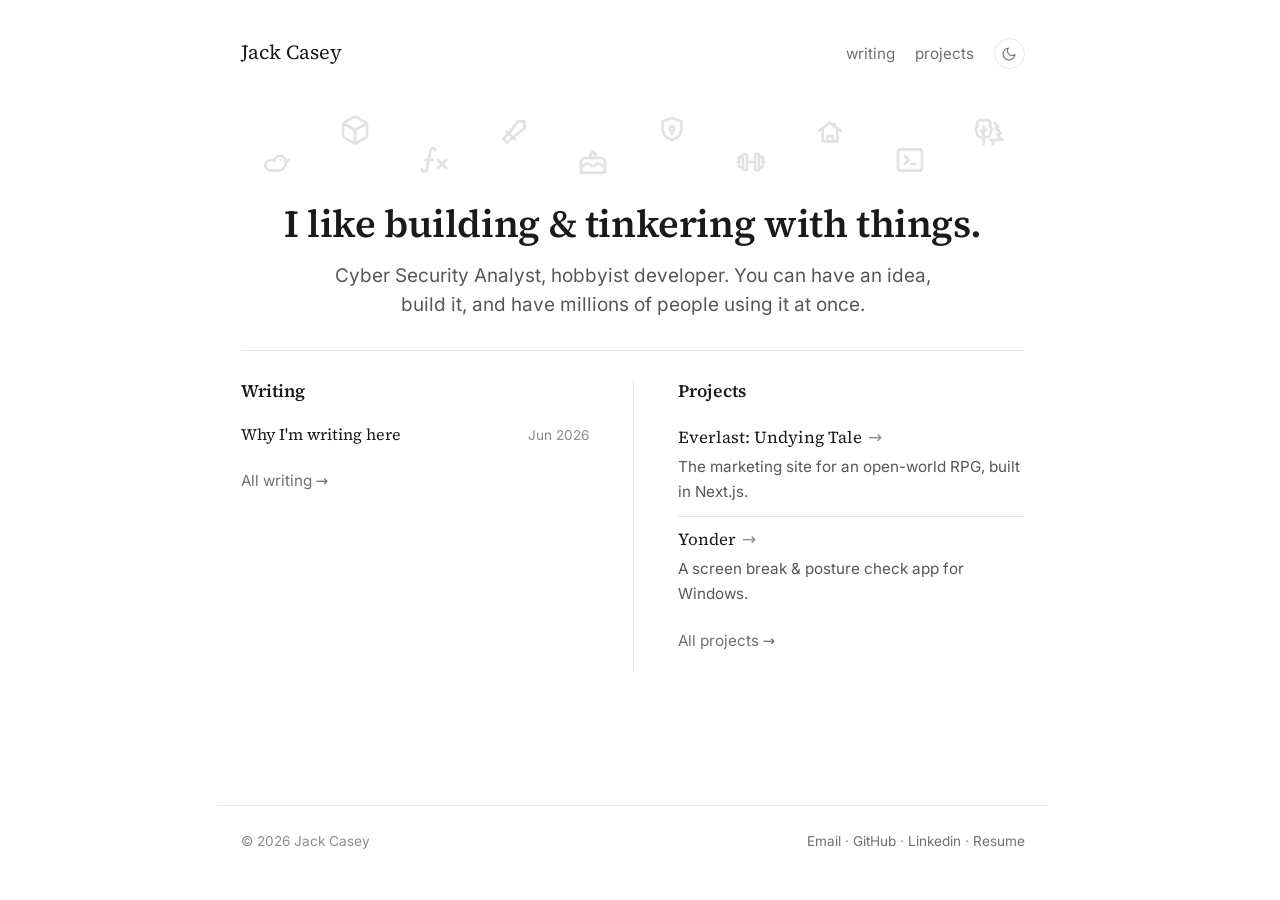
<file: index.html>
<!doctype html>
<html lang="en">
<head>
  <meta charset="utf-8">
  <meta name="viewport" content="width=device-width, initial-scale=1">
  <title>Jack Casey - security analyst and builder</title>
  <meta name="description" content="I'm Jack, a cyber security analyst who likes building and tinkering with things. You'll find my writing and projects here.">
  <link rel="canonical" href="https://jmtc.dev/">
  <meta name="author" content="Jack Casey">
  <meta name="theme-color" content="#faf8f3" media="(prefers-color-scheme: light)">
  <meta name="theme-color" content="#121212" media="(prefers-color-scheme: dark)">
  <meta property="og:type" content="website">
  <meta property="og:site_name" content="Jack Casey">
  <meta property="og:title" content="Jack Casey, security analyst and builder">
  <meta property="og:description" content="I'm Jack, a cyber security analyst who likes building and tinkering with things. You'll find my writing and projects here.">
  <meta property="og:url" content="https://jmtc.dev/">
  <meta property="og:image" content="https://jmtc.dev/assets/og.png">
  <meta property="og:image:width" content="1200">
  <meta property="og:image:height" content="630">
  <meta property="og:image:alt" content="Jack Casey's site, jmtc.dev">
  <meta name="twitter:card" content="summary_large_image">
  <link rel="icon" href="/assets/favicon.svg" type="image/svg+xml">
  <link rel="preload" href="/assets/fonts/source-serif-4-var.woff2" as="font" type="font/woff2" crossorigin>
  <link rel="preload" href="/assets/fonts/inter-var.woff2" as="font" type="font/woff2" crossorigin>
  <link rel="stylesheet" href="/assets/style.css">
  <script src="/assets/theme.js"></script>
  <script type="application/ld+json">
  {
    "@context": "https://schema.org",
    "@type": "Person",
    "name": "Jack Casey",
    "url": "https://jmtc.dev/",
    "jobTitle": "Security Analyst",
    "sameAs": [
      "https://github.com/JMTC-dev",
      "https://www.linkedin.com/in/jmtcasey"
    ]
  }
  </script>
</head>
<body>
  <a class="skip-link" href="#main">Skip to content</a>

  <header class="site-header wrap">
    <a class="brand" href="/">Jack Casey<svg class="squiggle" viewBox="0 0 60 6" fill="none" stroke="currentColor" stroke-width="1.6" stroke-linecap="round" preserveAspectRatio="none" aria-hidden="true"><path pathLength="1" d="M2 4.5 Q 10 2 22 4 T 40 3.5 T 58 4.5"/></svg></a>
    <nav class="site-nav" aria-label="Primary">
      <a href="/writing/">Writing<svg class="squiggle" viewBox="0 0 60 6" fill="none" stroke="currentColor" stroke-width="1.6" stroke-linecap="round" preserveAspectRatio="none" aria-hidden="true"><path pathLength="1" d="M2 4.5 Q 12 1.5 24 3.5 T 44 3 T 58 4"/></svg></a>
      <a href="/projects/">Projects<svg class="squiggle" viewBox="0 0 60 6" fill="none" stroke="currentColor" stroke-width="1.6" stroke-linecap="round" preserveAspectRatio="none" aria-hidden="true"><path pathLength="1" d="M2 4 Q 14 1.5 26 4 T 46 3 T 58 4.5"/></svg></a>
      <button class="theme-toggle" type="button" data-theme-toggle aria-label="Toggle dark mode" aria-pressed="false">
        <svg class="icon icon-moon" viewBox="0 0 24 24" fill="none" stroke="currentColor" stroke-width="1.6" stroke-linecap="round" stroke-linejoin="round" aria-hidden="true"><path d="M21 12.8A9 9 0 1 1 11.2 3a7 7 0 0 0 9.8 9.8z"/></svg>
        <svg class="icon icon-sun" viewBox="0 0 24 24" fill="none" stroke="currentColor" stroke-width="1.6" stroke-linecap="round" stroke-linejoin="round" aria-hidden="true"><circle cx="12" cy="12" r="4"/><path d="M12 2v2M12 20v2M4.9 4.9l1.4 1.4M17.7 17.7l1.4 1.4M2 12h2M20 12h2M4.9 19.1l1.4-1.4M17.7 6.3l1.4-1.4"/></svg>
      </button>
    </nav>
  </header>

  <main class="wrap fade-in" id="main">
    <section class="intro">
      <div class="doodles" aria-hidden="true">
        <span class="doodle d-cube p1"><svg viewBox="0 0 24 24" fill="none" stroke="currentColor" stroke-width="2" stroke-linecap="round" stroke-linejoin="round"><path pathLength="1" d="M21 16.008v-8.018a1.98 1.98 0 0 0 -1 -1.717l-7 -4.008a2.016 2.016 0 0 0 -2 0l-7 4.008c-.619 .355 -1 1.01 -1 1.718v8.018c0 .709 .381 1.363 1 1.717l7 4.008a2.016 2.016 0 0 0 2 0l7 -4.008c.619 -.355 1 -1.01 1 -1.718z"/><path pathLength="1" d="M12 22v-10"/><path pathLength="1" d="M12 12l8.73 -5.04"/><path pathLength="1" d="M3.27 6.96l8.73 5.04"/></svg></span>
        <span class="doodle d-sword p2"><svg viewBox="0 0 24 24" fill="none" stroke="currentColor" stroke-width="2" stroke-linecap="round" stroke-linejoin="round"><path pathLength="1" d="M20 4v5l-9 7l-4 4l-3 -3l4 -4l7 -9z"/><path pathLength="1" d="M6.5 11.5l6 6"/></svg></span>
        <span class="doodle d-math p3"><svg viewBox="0 0 24 24" fill="none" stroke="currentColor" stroke-width="2" stroke-linecap="round" stroke-linejoin="round"><path pathLength="1" d="M3 19a2 2 0 0 0 2 2c2 0 2 -4 3 -9s1 -9 3 -9a2 2 0 0 1 2 2"/><path pathLength="1" d="M5 12h6"/><path pathLength="1" d="M15 12l6 6"/><path pathLength="1" d="M15 18l6 -6"/></svg></span>
        <span class="doodle d-terminal p4"><svg viewBox="0 0 24 24" fill="none" stroke="currentColor" stroke-width="2" stroke-linecap="round" stroke-linejoin="round"><path pathLength="1" d="M8 9l3 3l-3 3"/><path pathLength="1" d="M13 15l3 0"/><path pathLength="1" d="M3 4m0 2a2 2 0 0 1 2 -2h14a2 2 0 0 1 2 2v12a2 2 0 0 1 -2 2h-14a2 2 0 0 1 -2 -2z"/></svg></span>
        <span class="doodle d-trees p5"><svg viewBox="0 0 24 24" fill="none" stroke="currentColor" stroke-width="2" stroke-linecap="round" stroke-linejoin="round"><path pathLength="1" d="M16 5l3 3l-2 1l4 4l-3 1l4 4h-9"/><path pathLength="1" d="M15 21l0 -3"/><path pathLength="1" d="M8 13l-2 -2"/><path pathLength="1" d="M8 12l2 -2"/><path pathLength="1" d="M8 21v-13"/><path pathLength="1" d="M5.824 16a3 3 0 0 1 -2.743 -3.69a3 3 0 0 1 .304 -4.833a3 3 0 0 1 4.615 -3.707a3 3 0 0 1 4.614 3.707a3 3 0 0 1 .305 4.833a3 3 0 0 1 -2.919 3.695h-4z"/></svg></span>
        <span class="doodle d-duck p6"><svg viewBox="0 0 24 24" fill="none" stroke="currentColor" stroke-width="2" stroke-linecap="round" stroke-linejoin="round"><path pathLength="1" d="M4 14.8 C4 12.3 6 10.5 8.5 10.5 C9.4 10.5 10.2 10.8 10.9 11.3 C11.1 8.8 13.2 7 15.6 7.4 C17.4 7.7 18.7 9.2 18.8 11 L22 10.7 L19.4 12.6 C19.3 15.9 16.7 18.5 13.4 18.5 H9 C6.2 18.5 4 16.8 4 14.8 Z"/><circle cx="15.6" cy="10.4" r="0.8" fill="currentColor" stroke="none"/></svg></span>
        <span class="doodle d-shield p7"><svg viewBox="0 0 24 24" fill="none" stroke="currentColor" stroke-width="2" stroke-linecap="round" stroke-linejoin="round"><path pathLength="1" d="M12 3l7 2.5v5.5c0 4.3 -3 7.4 -7 8.5c-4 -1.1 -7 -4.2 -7 -8.5v-5.5z"/><circle pathLength="1" cx="12" cy="11" r="1.5"/><path pathLength="1" d="M12 12.5v2.5"/></svg></span>
        <span class="doodle d-barbell p8"><svg viewBox="0 0 24 24" fill="none" stroke="currentColor" stroke-width="2" stroke-linecap="round" stroke-linejoin="round"><path pathLength="1" d="M2 12h1"/><path pathLength="1" d="M6 8h-2a1 1 0 0 0 -1 1v6a1 1 0 0 0 1 1h2"/><path pathLength="1" d="M6 7v10a1 1 0 0 0 1 1h1a1 1 0 0 0 1 -1v-10a1 1 0 0 0 -1 -1h-1a1 1 0 0 0 -1 1"/><path pathLength="1" d="M9 12h6"/><path pathLength="1" d="M15 7v10a1 1 0 0 0 1 1h1a1 1 0 0 0 1 -1v-10a1 1 0 0 0 -1 -1h-1a1 1 0 0 0 -1 1"/><path pathLength="1" d="M18 8h2a1 1 0 0 1 1 1v6a1 1 0 0 1 -1 1h-2"/><path pathLength="1" d="M22 12h-1"/></svg></span>
        <span class="doodle d-cabin p9"><svg viewBox="0 0 24 24" fill="none" stroke="currentColor" stroke-width="2" stroke-linecap="round" stroke-linejoin="round"><path pathLength="1" d="M4 11l8 -6l8 6"/><path pathLength="1" d="M6.5 9.5v9.5h11v-9.5"/><path pathLength="1" d="M15.5 5.8v2.2"/><path pathLength="1" d="M10 19v-4h4v4"/></svg></span>
        <span class="doodle d-cake p10"><svg viewBox="0 0 24 24" fill="none" stroke="currentColor" stroke-width="2" stroke-linecap="round" stroke-linejoin="round"><path pathLength="1" d="M3 20h18v-8a3 3 0 0 0 -3 -3h-12a3 3 0 0 0 -3 3v8"/><path pathLength="1" d="M3 14.803c.312 .135 .654 .204 1 .197a2.4 2.4 0 0 0 2 -1a2.4 2.4 0 0 1 2 -1a2.4 2.4 0 0 1 2 1a2.4 2.4 0 0 0 2 1a2.4 2.4 0 0 0 2 -1a2.4 2.4 0 0 1 2 -1a2.4 2.4 0 0 1 2 1a2.4 2.4 0 0 0 2 1c.35 .007 .692 -.062 1 -.197"/><path pathLength="1" d="M12 4l1.465 1.638a2 2 0 1 1 -3.015 .099l1.55 -1.737"/></svg></span>
      </div>
      <h1>I like building & tinkering with things.</h1>
      <p class="lede">Cyber Security Analyst, hobbyist developer. You can have an idea, build it, and have millions of people using it at once.</p>
    </section>

    <div class="pillars">
      <section id="writing" class="pillar">
        <h2>Writing</h2>
        <ul class="post-list compact">
          <li><a href="/writing/welcome.html">Why I'm writing here</a><span class="date swap"><span class="swap-a">Jun 2026</span><span class="swap-b">2 min read</span></span></li>
        </ul>
        <p class="more-link"><a href="/writing/">All writing →</a></p>
      </section>

      <section id="projects" class="pillar">
        <h2>Projects</h2>
        <ul class="project-list">
          <li>
            <a class="project-link" href="/projects/everlast.html">
              <span class="project-row"><span class="project-name">Everlast: Undying Tale</span><span class="project-arrow" aria-hidden="true">→</span></span>
              <span class="project-blurb">The marketing site for an open-world RPG, built in Next.js.</span>
            </a>
          </li>
          <li>
            <a class="project-link" href="/projects/yonder.html">
              <span class="project-row"><span class="project-name">Yonder</span><span class="project-arrow" aria-hidden="true">→</span></span>
              <span class="project-blurb">A screen break & posture check app for Windows.</span>
            </a>
          </li>
        </ul>
        <p class="more-link"><a href="/projects/">All projects →</a></p>
      </section>
    </div>
  </main>

  <footer class="site-footer wrap" id="contact">
    <span class="cpy">© 2026 Jack Casey</span>
    <span class="footer-links">
      <a href="mailto:jmtcasey@gmail.com">Email<svg class="squiggle" viewBox="0 0 60 6" fill="none" stroke="currentColor" stroke-width="1.4" stroke-linecap="round" preserveAspectRatio="none" aria-hidden="true"><path pathLength="1" d="M2 4.5 Q 12 1.5 24 3.5 T 44 3 T 58 4"/></svg></a> ·
      <a href="https://github.com/JMTC-dev">GitHub<svg class="squiggle" viewBox="0 0 60 6" fill="none" stroke="currentColor" stroke-width="1.4" stroke-linecap="round" preserveAspectRatio="none" aria-hidden="true"><path pathLength="1" d="M2 4 Q 14 1.5 26 4 T 46 3 T 58 4.5"/></svg></a> ·
      <a href="https://www.linkedin.com/in/jmtcasey">Linkedin<svg class="squiggle" viewBox="0 0 60 6" fill="none" stroke="currentColor" stroke-width="1.4" stroke-linecap="round" preserveAspectRatio="none" aria-hidden="true"><path pathLength="1" d="M2 4.5 Q 12 1.5 24 3.5 T 44 3 T 58 4"/></svg></a> ·
      <a href="/assets/jack-casey-resume.pdf">Resume<svg class="squiggle" viewBox="0 0 60 6" fill="none" stroke="currentColor" stroke-width="1.4" stroke-linecap="round" preserveAspectRatio="none" aria-hidden="true"><path pathLength="1" d="M2 4 Q 14 1.5 26 4 T 46 3 T 58 4.5"/></svg></a>
    </span>
  </footer>

  <script src="/assets/doodles.js"></script>
</body>
</html>
</file>
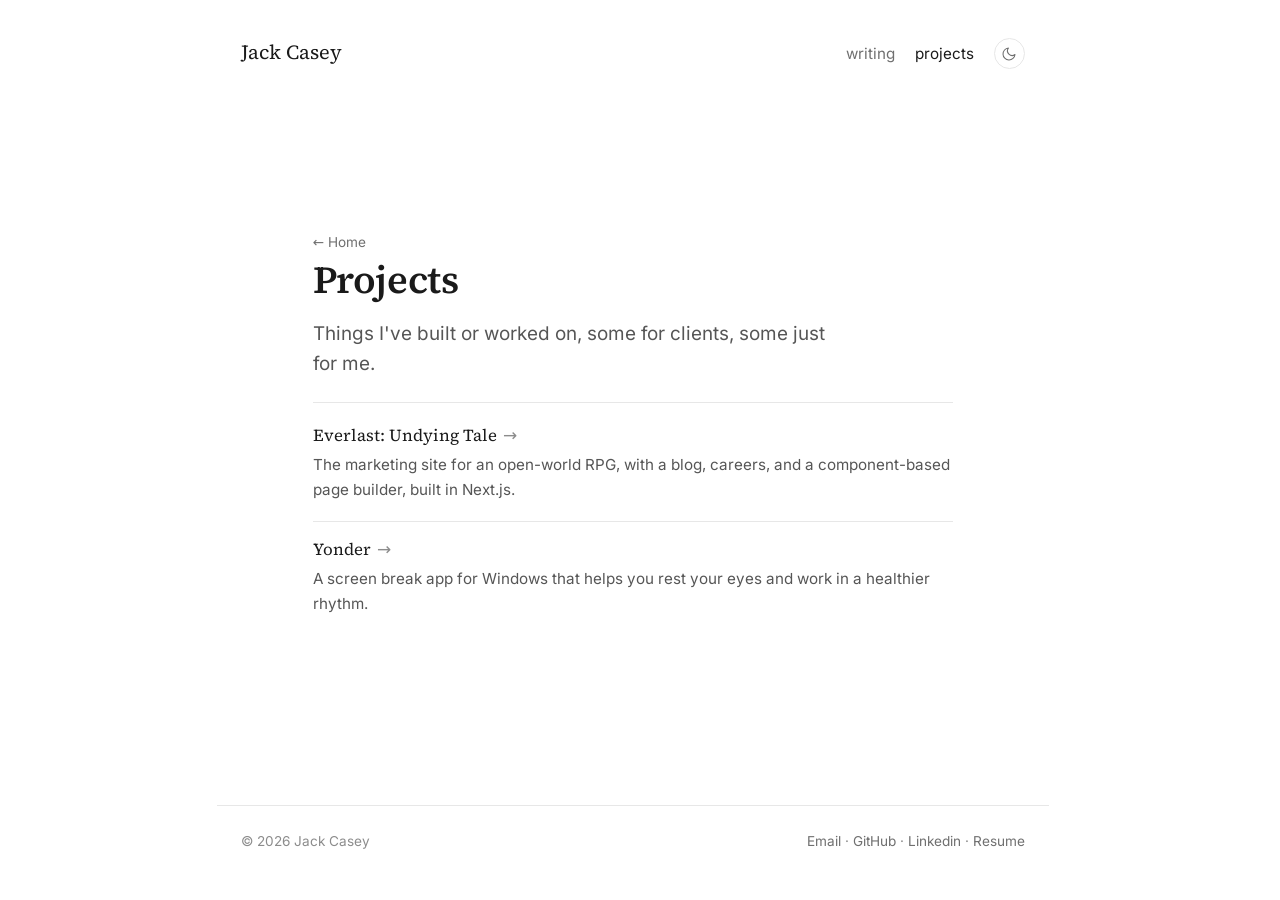
<file: projects/index.html>
<!doctype html>
<html lang="en">
<head>
  <meta charset="utf-8">
  <meta name="viewport" content="width=device-width, initial-scale=1">
  <title>Projects — Jack Casey</title>
  <meta name="description" content="Things Jack Casey has built or worked on, some for clients and some for fun.">
  <link rel="canonical" href="https://jmtc.dev/projects/">
  <meta name="author" content="Jack Casey">
  <meta name="theme-color" content="#faf8f3" media="(prefers-color-scheme: light)">
  <meta name="theme-color" content="#121212" media="(prefers-color-scheme: dark)">
  <meta property="og:type" content="website">
  <meta property="og:site_name" content="Jack Casey">
  <meta property="og:title" content="Projects">
  <meta property="og:description" content="Things Jack Casey has built or worked on, some for clients and some for fun.">
  <meta property="og:url" content="https://jmtc.dev/projects/">
  <meta property="og:image" content="https://jmtc.dev/assets/og.png">
  <meta property="og:image:width" content="1200">
  <meta property="og:image:height" content="630">
  <meta property="og:image:alt" content="Jack Casey's site, jmtc.dev">
  <meta name="twitter:card" content="summary_large_image">
  <link rel="icon" href="/assets/favicon.svg" type="image/svg+xml">
  <link rel="preload" href="/assets/fonts/source-serif-4-var.woff2" as="font" type="font/woff2" crossorigin>
  <link rel="preload" href="/assets/fonts/inter-var.woff2" as="font" type="font/woff2" crossorigin>
  <link rel="stylesheet" href="/assets/style.css">
  <script src="/assets/theme.js"></script>
</head>
<body>
  <a class="skip-link" href="#main">Skip to content</a>

  <header class="site-header wrap">
    <a class="brand" href="/">Jack Casey<svg class="squiggle" viewBox="0 0 60 6" fill="none" stroke="currentColor" stroke-width="1.6" stroke-linecap="round" preserveAspectRatio="none" aria-hidden="true"><path pathLength="1" d="M2 4.5 Q 10 2 22 4 T 40 3.5 T 58 4.5"/></svg></a>
    <nav class="site-nav" aria-label="Primary">
      <a href="/writing/">Writing<svg class="squiggle" viewBox="0 0 60 6" fill="none" stroke="currentColor" stroke-width="1.6" stroke-linecap="round" preserveAspectRatio="none" aria-hidden="true"><path pathLength="1" d="M2 4.5 Q 12 1.5 24 3.5 T 44 3 T 58 4"/></svg></a>
      <a href="/projects/" aria-current="page">Projects<svg class="squiggle" viewBox="0 0 60 6" fill="none" stroke="currentColor" stroke-width="1.6" stroke-linecap="round" preserveAspectRatio="none" aria-hidden="true"><path pathLength="1" d="M2 4 Q 14 1.5 26 4 T 46 3 T 58 4.5"/></svg></a>
      <button class="theme-toggle" type="button" data-theme-toggle aria-label="Toggle dark mode" aria-pressed="false">
        <svg class="icon icon-moon" viewBox="0 0 24 24" fill="none" stroke="currentColor" stroke-width="1.6" stroke-linecap="round" stroke-linejoin="round" aria-hidden="true"><path d="M21 12.8A9 9 0 1 1 11.2 3a7 7 0 0 0 9.8 9.8z"/></svg>
        <svg class="icon icon-sun" viewBox="0 0 24 24" fill="none" stroke="currentColor" stroke-width="1.6" stroke-linecap="round" stroke-linejoin="round" aria-hidden="true"><circle cx="12" cy="12" r="4"/><path d="M12 2v2M12 20v2M4.9 4.9l1.4 1.4M17.7 17.7l1.4 1.4M2 12h2M20 12h2M4.9 19.1l1.4-1.4M17.7 6.3l1.4-1.4"/></svg>
      </button>
    </nav>
  </header>

  <main class="wrap" id="main">
    <div class="project-index fade-in">
      <p class="backlink"><a href="/">← Home</a></p>
      <h1>Projects</h1>
      <p class="lede">Things I've built or worked on, some for clients, some just for me.</p>
      <ul class="project-list">
        <li>
          <a class="project-link" href="/projects/everlast.html">
            <span class="project-row"><span class="project-name">Everlast: Undying Tale</span><span class="project-arrow" aria-hidden="true">→</span></span>
            <span class="project-blurb">The marketing site for an open-world RPG, with a blog, careers, and a component-based page builder, built in Next.js.</span>
          </a>
        </li>
        <li>
          <a class="project-link" href="/projects/yonder.html">
            <span class="project-row"><span class="project-name">Yonder</span><span class="project-arrow" aria-hidden="true">→</span></span>
            <span class="project-blurb">A screen break app for Windows that helps you rest your eyes and work in a healthier rhythm.</span>
          </a>
        </li>
      </ul>
    </div>
  </main>

  <footer class="site-footer wrap">
    <span>© 2026 Jack Casey</span>
    <span class="footer-links">
      <a href="mailto:jmtcasey@gmail.com">Email<svg class="squiggle" viewBox="0 0 60 6" fill="none" stroke="currentColor" stroke-width="1.4" stroke-linecap="round" preserveAspectRatio="none" aria-hidden="true"><path pathLength="1" d="M2 4.5 Q 12 1.5 24 3.5 T 44 3 T 58 4"/></svg></a> ·
      <a href="https://github.com/JMTC-dev">GitHub<svg class="squiggle" viewBox="0 0 60 6" fill="none" stroke="currentColor" stroke-width="1.4" stroke-linecap="round" preserveAspectRatio="none" aria-hidden="true"><path pathLength="1" d="M2 4 Q 14 1.5 26 4 T 46 3 T 58 4.5"/></svg></a> ·
      <a href="https://www.linkedin.com/in/jmtcasey">Linkedin<svg class="squiggle" viewBox="0 0 60 6" fill="none" stroke="currentColor" stroke-width="1.4" stroke-linecap="round" preserveAspectRatio="none" aria-hidden="true"><path pathLength="1" d="M2 4.5 Q 12 1.5 24 3.5 T 44 3 T 58 4"/></svg></a> ·
      <a href="/assets/jack-casey-resume.pdf">Resume<svg class="squiggle" viewBox="0 0 60 6" fill="none" stroke="currentColor" stroke-width="1.4" stroke-linecap="round" preserveAspectRatio="none" aria-hidden="true"><path pathLength="1" d="M2 4 Q 14 1.5 26 4 T 46 3 T 58 4.5"/></svg></a>
    </span>
  </footer>
</body>
</html>
</file>
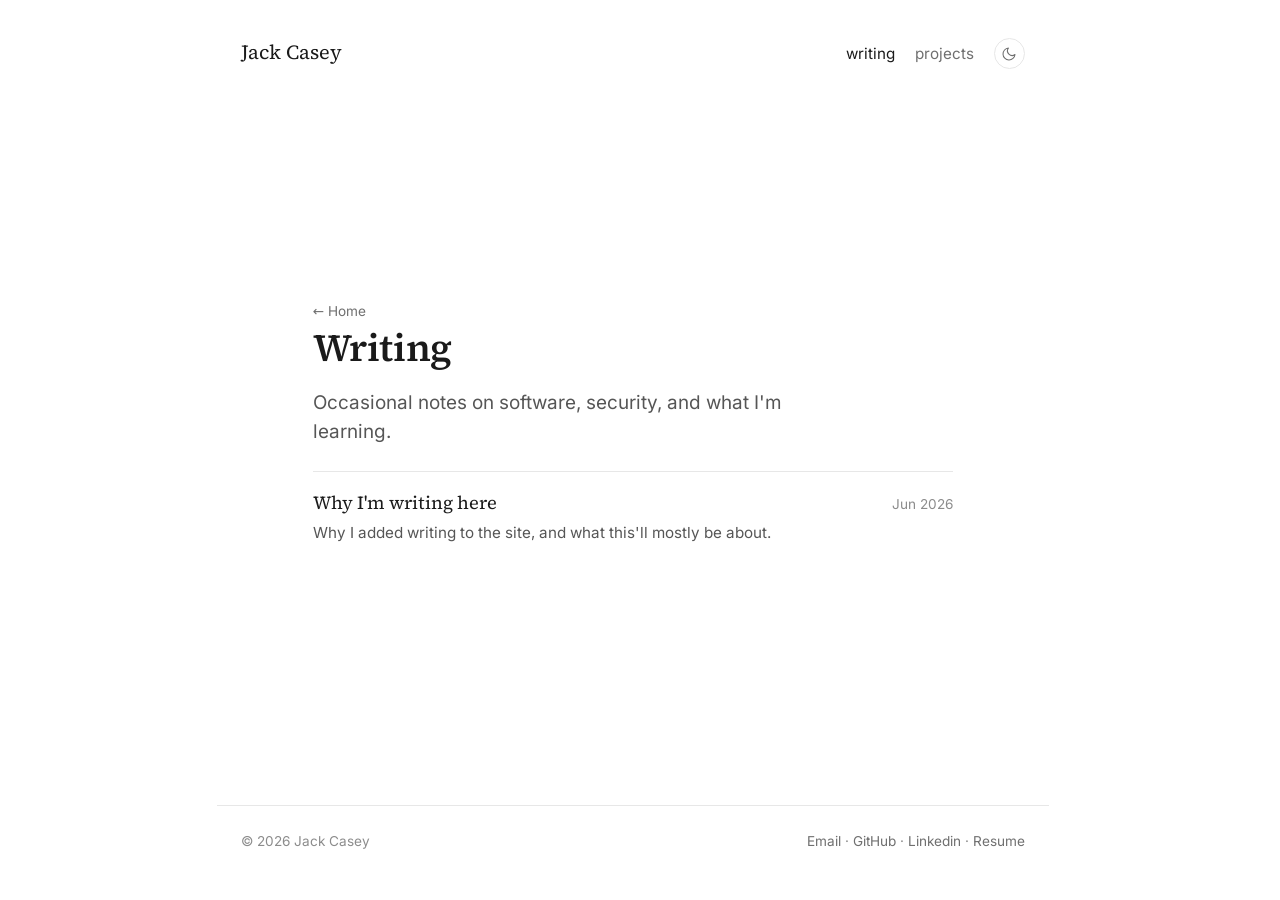
<file: writing/index.html>
<!doctype html>
<html lang="en">
<head>
  <meta charset="utf-8">
  <meta name="viewport" content="width=device-width, initial-scale=1">
  <title>Writing — Jack Casey</title>
  <meta name="description" content="Notes and essays by Jack Casey on software, security, and building things.">
  <link rel="canonical" href="https://jmtc.dev/writing/">
  <meta name="author" content="Jack Casey">
  <meta name="theme-color" content="#faf8f3" media="(prefers-color-scheme: light)">
  <meta name="theme-color" content="#121212" media="(prefers-color-scheme: dark)">
  <meta property="og:type" content="website">
  <meta property="og:site_name" content="Jack Casey">
  <meta property="og:title" content="Writing">
  <meta property="og:description" content="Notes and essays by Jack Casey on software, security, and building things.">
  <meta property="og:url" content="https://jmtc.dev/writing/">
  <meta property="og:image" content="https://jmtc.dev/assets/og.png">
  <meta property="og:image:width" content="1200">
  <meta property="og:image:height" content="630">
  <meta property="og:image:alt" content="Jack Casey's site, jmtc.dev">
  <meta name="twitter:card" content="summary_large_image">
  <link rel="icon" href="/assets/favicon.svg" type="image/svg+xml">
  <link rel="preload" href="/assets/fonts/source-serif-4-var.woff2" as="font" type="font/woff2" crossorigin>
  <link rel="preload" href="/assets/fonts/inter-var.woff2" as="font" type="font/woff2" crossorigin>
  <link rel="stylesheet" href="/assets/style.css">
  <script src="/assets/theme.js"></script>
</head>
<body>
  <a class="skip-link" href="#main">Skip to content</a>

  <header class="site-header wrap">
    <a class="brand" href="/">Jack Casey<svg class="squiggle" viewBox="0 0 60 6" fill="none" stroke="currentColor" stroke-width="1.6" stroke-linecap="round" preserveAspectRatio="none" aria-hidden="true"><path pathLength="1" d="M2 4.5 Q 10 2 22 4 T 40 3.5 T 58 4.5"/></svg></a>
    <nav class="site-nav" aria-label="Primary">
      <a href="/writing/" aria-current="page">Writing<svg class="squiggle" viewBox="0 0 60 6" fill="none" stroke="currentColor" stroke-width="1.6" stroke-linecap="round" preserveAspectRatio="none" aria-hidden="true"><path pathLength="1" d="M2 4.5 Q 12 1.5 24 3.5 T 44 3 T 58 4"/></svg></a>
      <a href="/projects/">Projects<svg class="squiggle" viewBox="0 0 60 6" fill="none" stroke="currentColor" stroke-width="1.6" stroke-linecap="round" preserveAspectRatio="none" aria-hidden="true"><path pathLength="1" d="M2 4 Q 14 1.5 26 4 T 46 3 T 58 4.5"/></svg></a>
      <button class="theme-toggle" type="button" data-theme-toggle aria-label="Toggle dark mode" aria-pressed="false">
        <svg class="icon icon-moon" viewBox="0 0 24 24" fill="none" stroke="currentColor" stroke-width="1.6" stroke-linecap="round" stroke-linejoin="round" aria-hidden="true"><path d="M21 12.8A9 9 0 1 1 11.2 3a7 7 0 0 0 9.8 9.8z"/></svg>
        <svg class="icon icon-sun" viewBox="0 0 24 24" fill="none" stroke="currentColor" stroke-width="1.6" stroke-linecap="round" stroke-linejoin="round" aria-hidden="true"><circle cx="12" cy="12" r="4"/><path d="M12 2v2M12 20v2M4.9 4.9l1.4 1.4M17.7 17.7l1.4 1.4M2 12h2M20 12h2M4.9 19.1l1.4-1.4M17.7 6.3l1.4-1.4"/></svg>
      </button>
    </nav>
  </header>

  <main class="wrap" id="main">
    <div class="writing-index fade-in">
      <p class="backlink"><a href="/">← Home</a></p>
      <h1>Writing</h1>
      <p class="lede">Occasional notes on software, security, and what I'm learning.</p>
      <ul class="entry-list">
        <li>
          <a class="entry" href="/writing/welcome.html">
            <span class="entry-head">
              <span class="entry-title">Why I'm writing here</span>
              <span class="entry-date swap"><span class="swap-a">Jun 2026</span><span class="swap-b">2 min read</span></span>
            </span>
            <span class="entry-excerpt">Why I added writing to the site, and what this'll mostly be about.</span>
          </a>
        </li>
      </ul>
    </div>
  </main>

  <footer class="site-footer wrap">
    <span>© 2026 Jack Casey</span>
    <span class="footer-links">
      <a href="mailto:jmtcasey@gmail.com">Email<svg class="squiggle" viewBox="0 0 60 6" fill="none" stroke="currentColor" stroke-width="1.4" stroke-linecap="round" preserveAspectRatio="none" aria-hidden="true"><path pathLength="1" d="M2 4.5 Q 12 1.5 24 3.5 T 44 3 T 58 4"/></svg></a> ·
      <a href="https://github.com/JMTC-dev">GitHub<svg class="squiggle" viewBox="0 0 60 6" fill="none" stroke="currentColor" stroke-width="1.4" stroke-linecap="round" preserveAspectRatio="none" aria-hidden="true"><path pathLength="1" d="M2 4 Q 14 1.5 26 4 T 46 3 T 58 4.5"/></svg></a> ·
      <a href="https://www.linkedin.com/in/jmtcasey">Linkedin<svg class="squiggle" viewBox="0 0 60 6" fill="none" stroke="currentColor" stroke-width="1.4" stroke-linecap="round" preserveAspectRatio="none" aria-hidden="true"><path pathLength="1" d="M2 4.5 Q 12 1.5 24 3.5 T 44 3 T 58 4"/></svg></a> ·
      <a href="/assets/jack-casey-resume.pdf">Resume<svg class="squiggle" viewBox="0 0 60 6" fill="none" stroke="currentColor" stroke-width="1.4" stroke-linecap="round" preserveAspectRatio="none" aria-hidden="true"><path pathLength="1" d="M2 4 Q 14 1.5 26 4 T 46 3 T 58 4.5"/></svg></a>
    </span>
  </footer>
</body>
</html>
</file>
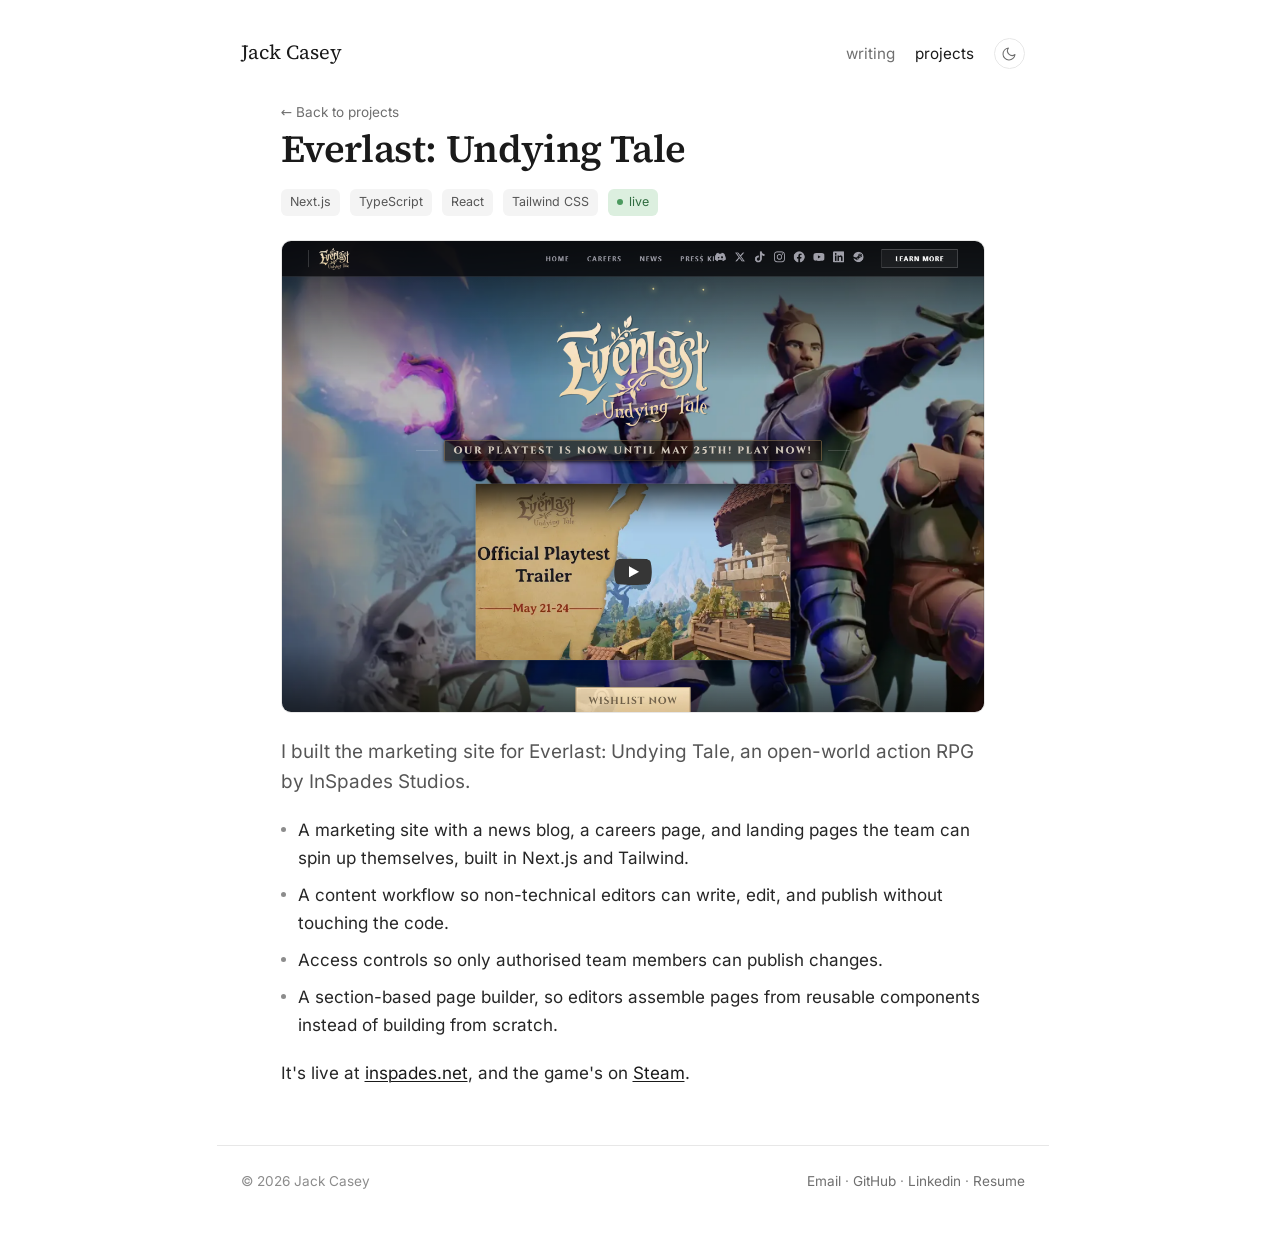
<file: projects/everlast.html>
<!doctype html>
<html lang="en">
<head>
  <meta charset="utf-8">
  <meta name="viewport" content="width=device-width, initial-scale=1">
  <title>Everlast: Undying Tale — Jack Casey</title>
  <meta name="description" content="The marketing site for Everlast: Undying Tale, an open-world action RPG by InSpades Studios. Built in Next.js, with a blog, careers page, and a component-based page builder.">
  <link rel="canonical" href="https://jmtc.dev/projects/everlast.html">
  <meta name="author" content="Jack Casey">
  <meta name="theme-color" content="#faf8f3" media="(prefers-color-scheme: light)">
  <meta name="theme-color" content="#121212" media="(prefers-color-scheme: dark)">
  <meta property="og:type" content="article">
  <meta property="og:site_name" content="Jack Casey">
  <meta property="og:title" content="Everlast: Undying Tale">
  <meta property="og:description" content="The marketing site I built for Everlast: Undying Tale, an open-world action RPG by InSpades Studios.">
  <meta property="og:url" content="https://jmtc.dev/projects/everlast.html">
  <meta property="og:image" content="https://jmtc.dev/assets/everlast.png">
  <meta property="og:image:width" content="1280">
  <meta property="og:image:height" content="860">
  <meta property="og:image:alt" content="The Everlast: Undying Tale marketing site.">
  <meta name="twitter:card" content="summary_large_image">
  <link rel="icon" href="/assets/favicon.svg" type="image/svg+xml">
  <link rel="preload" href="/assets/fonts/source-serif-4-var.woff2" as="font" type="font/woff2" crossorigin>
  <link rel="preload" href="/assets/fonts/inter-var.woff2" as="font" type="font/woff2" crossorigin>
  <link rel="stylesheet" href="/assets/style.css">
  <script src="/assets/theme.js"></script>
</head>
<body>
  <a class="skip-link" href="#main">Skip to content</a>

  <header class="site-header wrap">
    <a class="brand" href="/">Jack Casey<svg class="squiggle" viewBox="0 0 60 6" fill="none" stroke="currentColor" stroke-width="1.6" stroke-linecap="round" preserveAspectRatio="none" aria-hidden="true"><path pathLength="1" d="M2 4.5 Q 10 2 22 4 T 40 3.5 T 58 4.5"/></svg></a>
    <nav class="site-nav" aria-label="Primary">
      <a href="/writing/">Writing<svg class="squiggle" viewBox="0 0 60 6" fill="none" stroke="currentColor" stroke-width="1.6" stroke-linecap="round" preserveAspectRatio="none" aria-hidden="true"><path pathLength="1" d="M2 4.5 Q 12 1.5 24 3.5 T 44 3 T 58 4"/></svg></a>
      <a href="/projects/" aria-current="page">Projects<svg class="squiggle" viewBox="0 0 60 6" fill="none" stroke="currentColor" stroke-width="1.6" stroke-linecap="round" preserveAspectRatio="none" aria-hidden="true"><path pathLength="1" d="M2 4 Q 14 1.5 26 4 T 46 3 T 58 4.5"/></svg></a>
      <button class="theme-toggle" type="button" data-theme-toggle aria-label="Toggle dark mode" aria-pressed="false">
        <svg class="icon icon-moon" viewBox="0 0 24 24" fill="none" stroke="currentColor" stroke-width="1.6" stroke-linecap="round" stroke-linejoin="round" aria-hidden="true"><path d="M21 12.8A9 9 0 1 1 11.2 3a7 7 0 0 0 9.8 9.8z"/></svg>
        <svg class="icon icon-sun" viewBox="0 0 24 24" fill="none" stroke="currentColor" stroke-width="1.6" stroke-linecap="round" stroke-linejoin="round" aria-hidden="true"><circle cx="12" cy="12" r="4"/><path d="M12 2v2M12 20v2M4.9 4.9l1.4 1.4M17.7 17.7l1.4 1.4M2 12h2M20 12h2M4.9 19.1l1.4-1.4M17.7 6.3l1.4-1.4"/></svg>
      </button>
    </nav>
  </header>

  <main class="wrap" id="main">
    <article class="project-page fade-in">
      <p class="backlink"><a href="/projects/">← Back to projects</a></p>
      <h1>Everlast: Undying Tale</h1>
      <div class="project-meta">
        <span class="tag">Next.js</span>
        <span class="tag">TypeScript</span>
        <span class="tag">React</span>
        <span class="tag">Tailwind CSS</span>
        <span class="tag tag-status is-live"><span class="dot" aria-hidden="true"></span>live</span>
      </div>

      <img class="project-media" src="/assets/everlast.png" width="1280" height="860" alt="The Everlast: Undying Tale marketing site, showing the hero section with the game's logo, navigation, and playtest trailer.">

      <p class="lede">I built the marketing site for Everlast: Undying Tale, an open-world action RPG by InSpades Studios.</p>

      <ul class="feature-list">
        <li>A marketing site with a news blog, a careers page, and landing pages the team can spin up themselves, built in Next.js and Tailwind.</li>
        <li>A content workflow so non-technical editors can write, edit, and publish without touching the code.</li>
        <li>Access controls so only authorised team members can publish changes.</li>
        <li>A section-based page builder, so editors assemble pages from reusable components instead of building from scratch.</li>
      </ul>

      <p>It's live at <a href="https://www.inspades.net/">inspades.net</a>, and the game's on <a href="https://store.steampowered.com/app/3818450/">Steam</a>.</p>
    </article>
  </main>

  <footer class="site-footer wrap">
    <span>© 2026 Jack Casey</span>
    <span class="footer-links">
      <a href="mailto:jmtcasey@gmail.com">Email<svg class="squiggle" viewBox="0 0 60 6" fill="none" stroke="currentColor" stroke-width="1.4" stroke-linecap="round" preserveAspectRatio="none" aria-hidden="true"><path pathLength="1" d="M2 4.5 Q 12 1.5 24 3.5 T 44 3 T 58 4"/></svg></a> ·
      <a href="https://github.com/JMTC-dev">GitHub<svg class="squiggle" viewBox="0 0 60 6" fill="none" stroke="currentColor" stroke-width="1.4" stroke-linecap="round" preserveAspectRatio="none" aria-hidden="true"><path pathLength="1" d="M2 4 Q 14 1.5 26 4 T 46 3 T 58 4.5"/></svg></a> ·
      <a href="https://www.linkedin.com/in/jmtcasey">Linkedin<svg class="squiggle" viewBox="0 0 60 6" fill="none" stroke="currentColor" stroke-width="1.4" stroke-linecap="round" preserveAspectRatio="none" aria-hidden="true"><path pathLength="1" d="M2 4.5 Q 12 1.5 24 3.5 T 44 3 T 58 4"/></svg></a> ·
      <a href="/assets/jack-casey-resume.pdf">Resume<svg class="squiggle" viewBox="0 0 60 6" fill="none" stroke="currentColor" stroke-width="1.4" stroke-linecap="round" preserveAspectRatio="none" aria-hidden="true"><path pathLength="1" d="M2 4 Q 14 1.5 26 4 T 46 3 T 58 4.5"/></svg></a>
    </span>
  </footer>
</body>
</html>
</file>
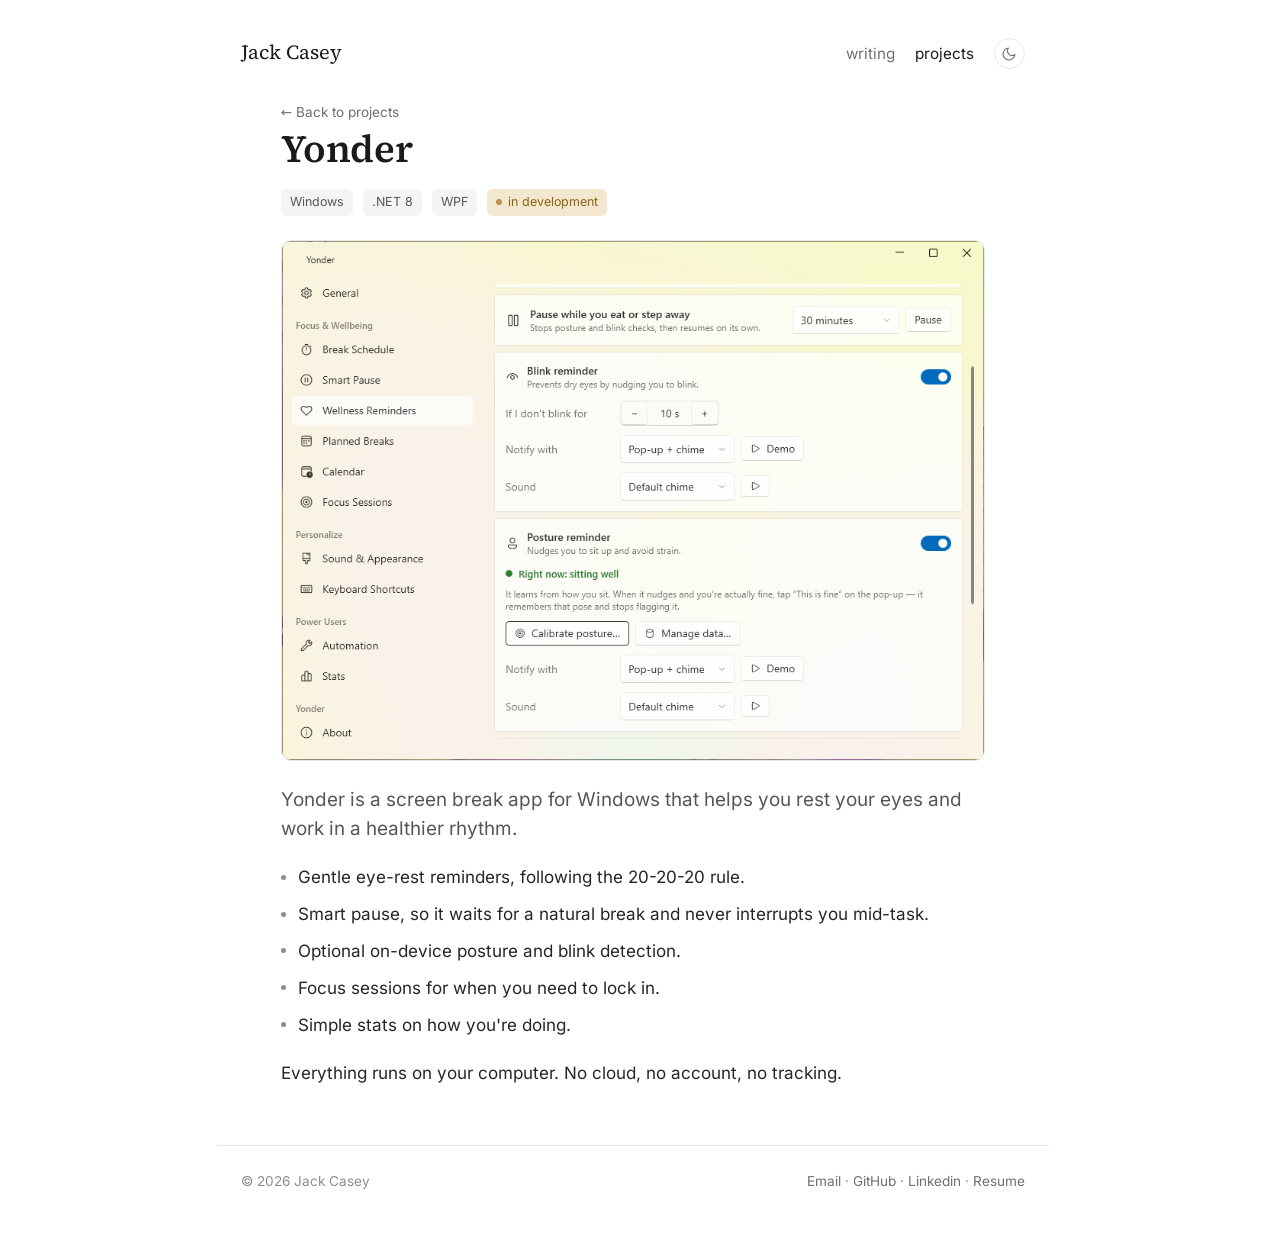
<file: projects/yonder.html>
<!doctype html>
<html lang="en">
<head>
  <meta charset="utf-8">
  <meta name="viewport" content="width=device-width, initial-scale=1">
  <title>Yonder — Jack Casey</title>
  <meta name="description" content="Yonder, a screen break and wellness app for Windows that helps you rest your eyes and work in a healthier rhythm.">
  <link rel="canonical" href="https://jmtc.dev/projects/yonder.html">
  <meta name="author" content="Jack Casey">
  <meta name="theme-color" content="#faf8f3" media="(prefers-color-scheme: light)">
  <meta name="theme-color" content="#121212" media="(prefers-color-scheme: dark)">
  <meta property="og:type" content="article">
  <meta property="og:site_name" content="Jack Casey">
  <meta property="og:title" content="Yonder">
  <meta property="og:description" content="Yonder, a screen break and wellness app for Windows that helps you rest your eyes and work in a healthier rhythm.">
  <meta property="og:url" content="https://jmtc.dev/projects/yonder.html">
  <meta property="og:image" content="https://jmtc.dev/assets/yonder.png">
  <meta property="og:image:width" content="920">
  <meta property="og:image:height" content="680">
  <meta property="og:image:alt" content="The Yonder app's wellness reminder settings.">
  <meta name="twitter:card" content="summary_large_image">
  <link rel="icon" href="/assets/favicon.svg" type="image/svg+xml">
  <link rel="preload" href="/assets/fonts/source-serif-4-var.woff2" as="font" type="font/woff2" crossorigin>
  <link rel="preload" href="/assets/fonts/inter-var.woff2" as="font" type="font/woff2" crossorigin>
  <link rel="stylesheet" href="/assets/style.css">
  <script src="/assets/theme.js"></script>
</head>
<body>
  <a class="skip-link" href="#main">Skip to content</a>

  <header class="site-header wrap">
    <a class="brand" href="/">Jack Casey<svg class="squiggle" viewBox="0 0 60 6" fill="none" stroke="currentColor" stroke-width="1.6" stroke-linecap="round" preserveAspectRatio="none" aria-hidden="true"><path pathLength="1" d="M2 4.5 Q 10 2 22 4 T 40 3.5 T 58 4.5"/></svg></a>
    <nav class="site-nav" aria-label="Primary">
      <a href="/writing/">Writing<svg class="squiggle" viewBox="0 0 60 6" fill="none" stroke="currentColor" stroke-width="1.6" stroke-linecap="round" preserveAspectRatio="none" aria-hidden="true"><path pathLength="1" d="M2 4.5 Q 12 1.5 24 3.5 T 44 3 T 58 4"/></svg></a>
      <a href="/projects/" aria-current="page">Projects<svg class="squiggle" viewBox="0 0 60 6" fill="none" stroke="currentColor" stroke-width="1.6" stroke-linecap="round" preserveAspectRatio="none" aria-hidden="true"><path pathLength="1" d="M2 4 Q 14 1.5 26 4 T 46 3 T 58 4.5"/></svg></a>
      <button class="theme-toggle" type="button" data-theme-toggle aria-label="Toggle dark mode" aria-pressed="false">
        <svg class="icon icon-moon" viewBox="0 0 24 24" fill="none" stroke="currentColor" stroke-width="1.6" stroke-linecap="round" stroke-linejoin="round" aria-hidden="true"><path d="M21 12.8A9 9 0 1 1 11.2 3a7 7 0 0 0 9.8 9.8z"/></svg>
        <svg class="icon icon-sun" viewBox="0 0 24 24" fill="none" stroke="currentColor" stroke-width="1.6" stroke-linecap="round" stroke-linejoin="round" aria-hidden="true"><circle cx="12" cy="12" r="4"/><path d="M12 2v2M12 20v2M4.9 4.9l1.4 1.4M17.7 17.7l1.4 1.4M2 12h2M20 12h2M4.9 19.1l1.4-1.4M17.7 6.3l1.4-1.4"/></svg>
      </button>
    </nav>
  </header>

  <main class="wrap" id="main">
    <article class="project-page fade-in">
      <p class="backlink"><a href="/projects/">← Back to projects</a></p>
      <h1>Yonder</h1>
      <div class="project-meta">
        <span class="tag">Windows</span>
        <span class="tag">.NET 8</span>
        <span class="tag">WPF</span>
        <span class="tag tag-status"><span class="dot" aria-hidden="true"></span>in development</span>
      </div>

      <img class="project-media" src="/assets/yonder.png" width="920" height="680" alt="Yonder's wellness reminders settings, showing blink and posture reminders and a smart pause option.">
      <!-- To use a demo video instead of the screenshot:
           <video class="project-media" src="/assets/yonder-demo.mp4" poster="/assets/yonder.png" controls preload="none"></video> -->

      <p class="lede">Yonder is a screen break app for Windows that helps you rest your eyes and work in a healthier rhythm.</p>

      <ul class="feature-list">
        <li>Gentle eye-rest reminders, following the 20-20-20 rule.</li>
        <li>Smart pause, so it waits for a natural break and never interrupts you mid-task.</li>
        <li>Optional on-device posture and blink detection.</li>
        <li>Focus sessions for when you need to lock in.</li>
        <li>Simple stats on how you're doing.</li>
      </ul>

      <p>Everything runs on your computer. No cloud, no account, no tracking.</p>
    </article>
  </main>

  <footer class="site-footer wrap">
    <span>© 2026 Jack Casey</span>
    <span class="footer-links">
      <a href="mailto:jmtcasey@gmail.com">Email<svg class="squiggle" viewBox="0 0 60 6" fill="none" stroke="currentColor" stroke-width="1.4" stroke-linecap="round" preserveAspectRatio="none" aria-hidden="true"><path pathLength="1" d="M2 4.5 Q 12 1.5 24 3.5 T 44 3 T 58 4"/></svg></a> ·
      <a href="https://github.com/JMTC-dev">GitHub<svg class="squiggle" viewBox="0 0 60 6" fill="none" stroke="currentColor" stroke-width="1.4" stroke-linecap="round" preserveAspectRatio="none" aria-hidden="true"><path pathLength="1" d="M2 4 Q 14 1.5 26 4 T 46 3 T 58 4.5"/></svg></a> ·
      <a href="https://www.linkedin.com/in/jmtcasey">Linkedin<svg class="squiggle" viewBox="0 0 60 6" fill="none" stroke="currentColor" stroke-width="1.4" stroke-linecap="round" preserveAspectRatio="none" aria-hidden="true"><path pathLength="1" d="M2 4.5 Q 12 1.5 24 3.5 T 44 3 T 58 4"/></svg></a> ·
      <a href="/assets/jack-casey-resume.pdf">Resume<svg class="squiggle" viewBox="0 0 60 6" fill="none" stroke="currentColor" stroke-width="1.4" stroke-linecap="round" preserveAspectRatio="none" aria-hidden="true"><path pathLength="1" d="M2 4 Q 14 1.5 26 4 T 46 3 T 58 4.5"/></svg></a>
    </span>
  </footer>
</body>
</html>
</file>
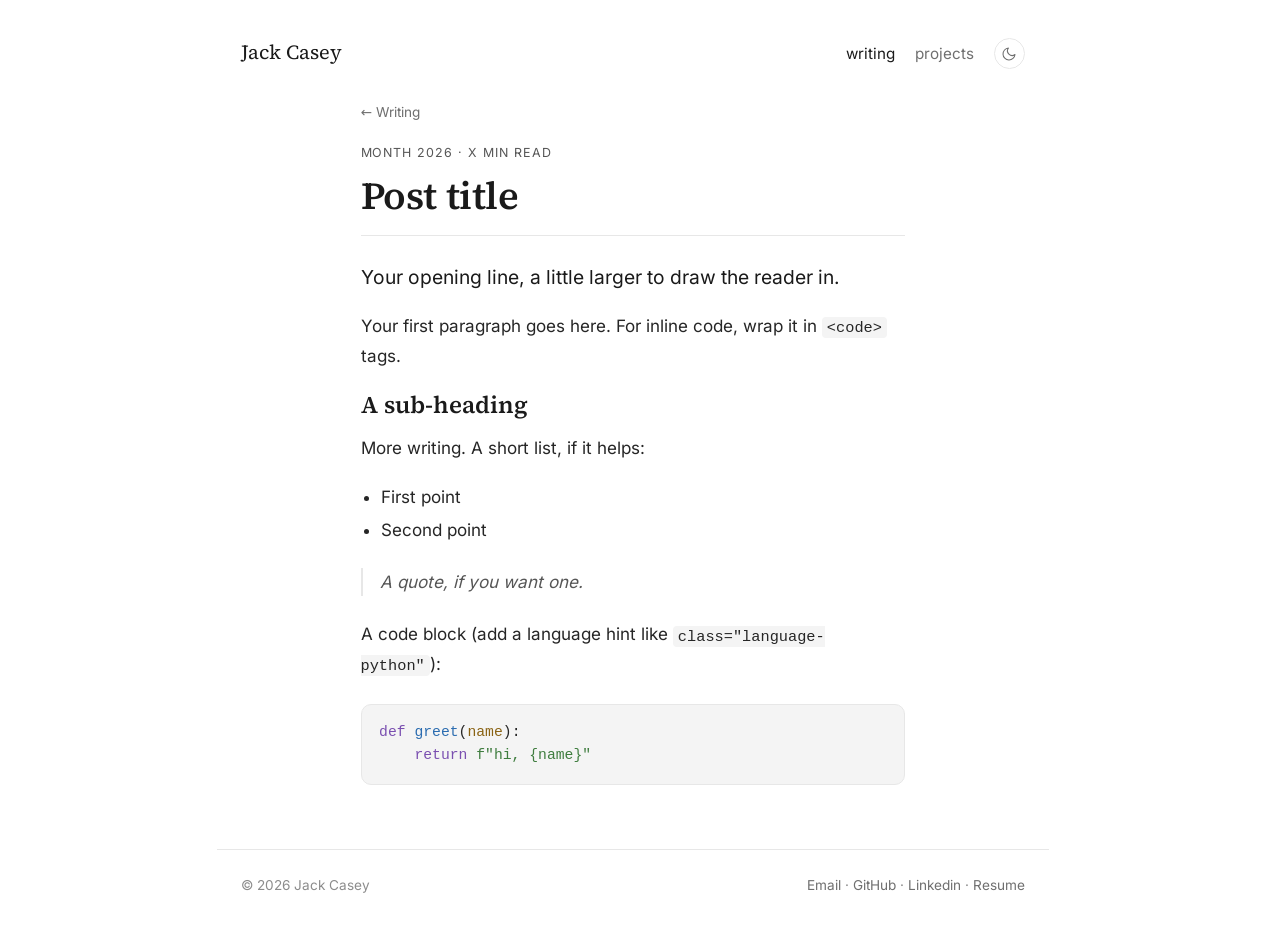
<file: writing/post-template.html>
<!doctype html>
<!--
  HOW TO WRITE A NEW POST
  1. Copy this file to writing/your-post-slug.html (lowercase, dashes-for-spaces).
  2. Edit the <title>, <meta name="description">, the canonical + og:url (your slug),
     the og:title, the kicker date, and the heading. Delete the noindex line to publish.
  3. Write your post inside the post-body div: use <p> for paragraphs,
     <h2> or <h3> for sub-headings, <blockquote> for quotes, <ul>/<ol> for lists.
     The first line uses class="post-lead" so it reads a touch larger.
     There are examples below for a code block, an image, and a video.
  4. Add an entry at the top of the list in writing/index.html (copy an existing
     one and change the link, title, date, and excerpt).
  5. Add a <url> entry to /sitemap.xml.
  That's it. No build step.
-->
<html lang="en">
<head>
  <meta charset="utf-8">
  <meta name="viewport" content="width=device-width, initial-scale=1">
  <title>POST TITLE — Jack Casey</title>
  <meta name="description" content="One-sentence summary of this post.">
  <link rel="canonical" href="https://jmtc.dev/writing/your-post-slug.html">
  <meta name="author" content="Jack Casey">
  <meta name="theme-color" content="#faf8f3" media="(prefers-color-scheme: light)">
  <meta name="theme-color" content="#121212" media="(prefers-color-scheme: dark)">
  <meta property="og:type" content="article">
  <meta property="og:site_name" content="Jack Casey">
  <meta property="og:title" content="Post title">
  <meta property="og:description" content="One-sentence summary of this post.">
  <meta property="og:url" content="https://jmtc.dev/writing/your-post-slug.html">
  <meta property="og:image" content="https://jmtc.dev/assets/og.png">
  <meta property="og:image:width" content="1200">
  <meta property="og:image:height" content="630">
  <meta name="twitter:card" content="summary_large_image">
  <!-- Remove this noindex line once the post is ready to go public. -->
  <meta name="robots" content="noindex">
  <link rel="icon" href="/assets/favicon.svg" type="image/svg+xml">
  <link rel="preload" href="/assets/fonts/source-serif-4-var.woff2" as="font" type="font/woff2" crossorigin>
  <link rel="preload" href="/assets/fonts/inter-var.woff2" as="font" type="font/woff2" crossorigin>
  <link rel="stylesheet" href="/assets/style.css">
  <script src="/assets/theme.js"></script>
  <!-- Structured data. Update headline, description, the dates (YYYY-MM-DD), and the URL.
       datePublished = when it goes live; dateModified = last meaningful edit (same at first). -->
  <script type="application/ld+json">
  {
    "@context": "https://schema.org",
    "@type": "BlogPosting",
    "headline": "Post title",
    "description": "One-sentence summary of this post.",
    "datePublished": "2026-01-01",
    "dateModified": "2026-01-01",
    "author": { "@type": "Person", "name": "Jack Casey", "url": "https://jmtc.dev/" },
    "image": "https://jmtc.dev/assets/og.png",
    "mainEntityOfPage": "https://jmtc.dev/writing/your-post-slug.html"
  }
  </script>
</head>
<body>
  <a class="skip-link" href="#main">Skip to content</a>

  <header class="site-header wrap">
    <a class="brand" href="/">Jack Casey<svg class="squiggle" viewBox="0 0 60 6" fill="none" stroke="currentColor" stroke-width="1.6" stroke-linecap="round" preserveAspectRatio="none" aria-hidden="true"><path pathLength="1" d="M2 4.5 Q 10 2 22 4 T 40 3.5 T 58 4.5"/></svg></a>
    <nav class="site-nav" aria-label="Primary">
      <a href="/writing/" aria-current="page">Writing<svg class="squiggle" viewBox="0 0 60 6" fill="none" stroke="currentColor" stroke-width="1.6" stroke-linecap="round" preserveAspectRatio="none" aria-hidden="true"><path pathLength="1" d="M2 4.5 Q 12 1.5 24 3.5 T 44 3 T 58 4"/></svg></a>
      <a href="/projects/">Projects<svg class="squiggle" viewBox="0 0 60 6" fill="none" stroke="currentColor" stroke-width="1.6" stroke-linecap="round" preserveAspectRatio="none" aria-hidden="true"><path pathLength="1" d="M2 4 Q 14 1.5 26 4 T 46 3 T 58 4.5"/></svg></a>
      <button class="theme-toggle" type="button" data-theme-toggle aria-label="Toggle dark mode" aria-pressed="false">
        <svg class="icon icon-moon" viewBox="0 0 24 24" fill="none" stroke="currentColor" stroke-width="1.6" stroke-linecap="round" stroke-linejoin="round" aria-hidden="true"><path d="M21 12.8A9 9 0 1 1 11.2 3a7 7 0 0 0 9.8 9.8z"/></svg>
        <svg class="icon icon-sun" viewBox="0 0 24 24" fill="none" stroke="currentColor" stroke-width="1.6" stroke-linecap="round" stroke-linejoin="round" aria-hidden="true"><circle cx="12" cy="12" r="4"/><path d="M12 2v2M12 20v2M4.9 4.9l1.4 1.4M17.7 17.7l1.4 1.4M2 12h2M20 12h2M4.9 19.1l1.4-1.4M17.7 6.3l1.4-1.4"/></svg>
      </button>
    </nav>
  </header>

  <main class="wrap" id="main">
    <article class="post fade-in">
      <p class="backlink"><a href="/writing/">← Writing</a></p>
      <p class="post-kicker">Month 2026 · X min read</p>
      <h1 class="post-title">Post title</h1>
      <div class="post-rule"></div>
      <div class="post-body">
        <p class="post-lead">Your opening line, a little larger to draw the reader in.</p>
        <p>Your first paragraph goes here. For inline code, wrap it in <code>&lt;code&gt;</code> tags.</p>

        <h2>A sub-heading</h2>
        <p>More writing. A short list, if it helps:</p>
        <ul>
          <li>First point</li>
          <li>Second point</li>
        </ul>

        <blockquote>A quote, if you want one.</blockquote>

        <p>A code block (add a language hint like <code>class="language-python"</code>):</p>
        <pre><code class="language-python">def greet(name):
    return f"hi, {name}"</code></pre>

        <!-- IMAGE: drop the file in /assets, then use a figure like this:
        <figure>
          <img src="/assets/your-image.png" alt="Describe the image for screen readers.">
          <figcaption>An optional caption.</figcaption>
        </figure>
        -->

        <!-- VIDEO: self-hosted only, no external embeds. Drop an .mp4 in /assets:
        <figure>
          <video src="/assets/your-clip.mp4" controls preload="none"></video>
          <figcaption>An optional caption.</figcaption>
        </figure>
        -->
      </div>
    </article>
  </main>

  <footer class="site-footer wrap">
    <span>© 2026 Jack Casey</span>
    <span class="footer-links">
      <a href="mailto:jmtcasey@gmail.com">Email<svg class="squiggle" viewBox="0 0 60 6" fill="none" stroke="currentColor" stroke-width="1.4" stroke-linecap="round" preserveAspectRatio="none" aria-hidden="true"><path pathLength="1" d="M2 4.5 Q 12 1.5 24 3.5 T 44 3 T 58 4"/></svg></a> ·
      <a href="https://github.com/JMTC-dev">GitHub<svg class="squiggle" viewBox="0 0 60 6" fill="none" stroke="currentColor" stroke-width="1.4" stroke-linecap="round" preserveAspectRatio="none" aria-hidden="true"><path pathLength="1" d="M2 4 Q 14 1.5 26 4 T 46 3 T 58 4.5"/></svg></a> ·
      <a href="https://www.linkedin.com/in/jmtcasey">Linkedin<svg class="squiggle" viewBox="0 0 60 6" fill="none" stroke="currentColor" stroke-width="1.4" stroke-linecap="round" preserveAspectRatio="none" aria-hidden="true"><path pathLength="1" d="M2 4.5 Q 12 1.5 24 3.5 T 44 3 T 58 4"/></svg></a> ·
      <a href="/assets/jack-casey-resume.pdf">Resume<svg class="squiggle" viewBox="0 0 60 6" fill="none" stroke="currentColor" stroke-width="1.4" stroke-linecap="round" preserveAspectRatio="none" aria-hidden="true"><path pathLength="1" d="M2 4 Q 14 1.5 26 4 T 46 3 T 58 4.5"/></svg></a>
    </span>
  </footer>

  <!-- Syntax highlighting for code blocks (self-hosted, no external requests).
       Keep these two lines on any post that has a <pre><code> block. -->
  <script src="/assets/highlight.min.js"></script>
  <script src="/assets/highlight-init.js"></script>
</body>
</html>
</file>
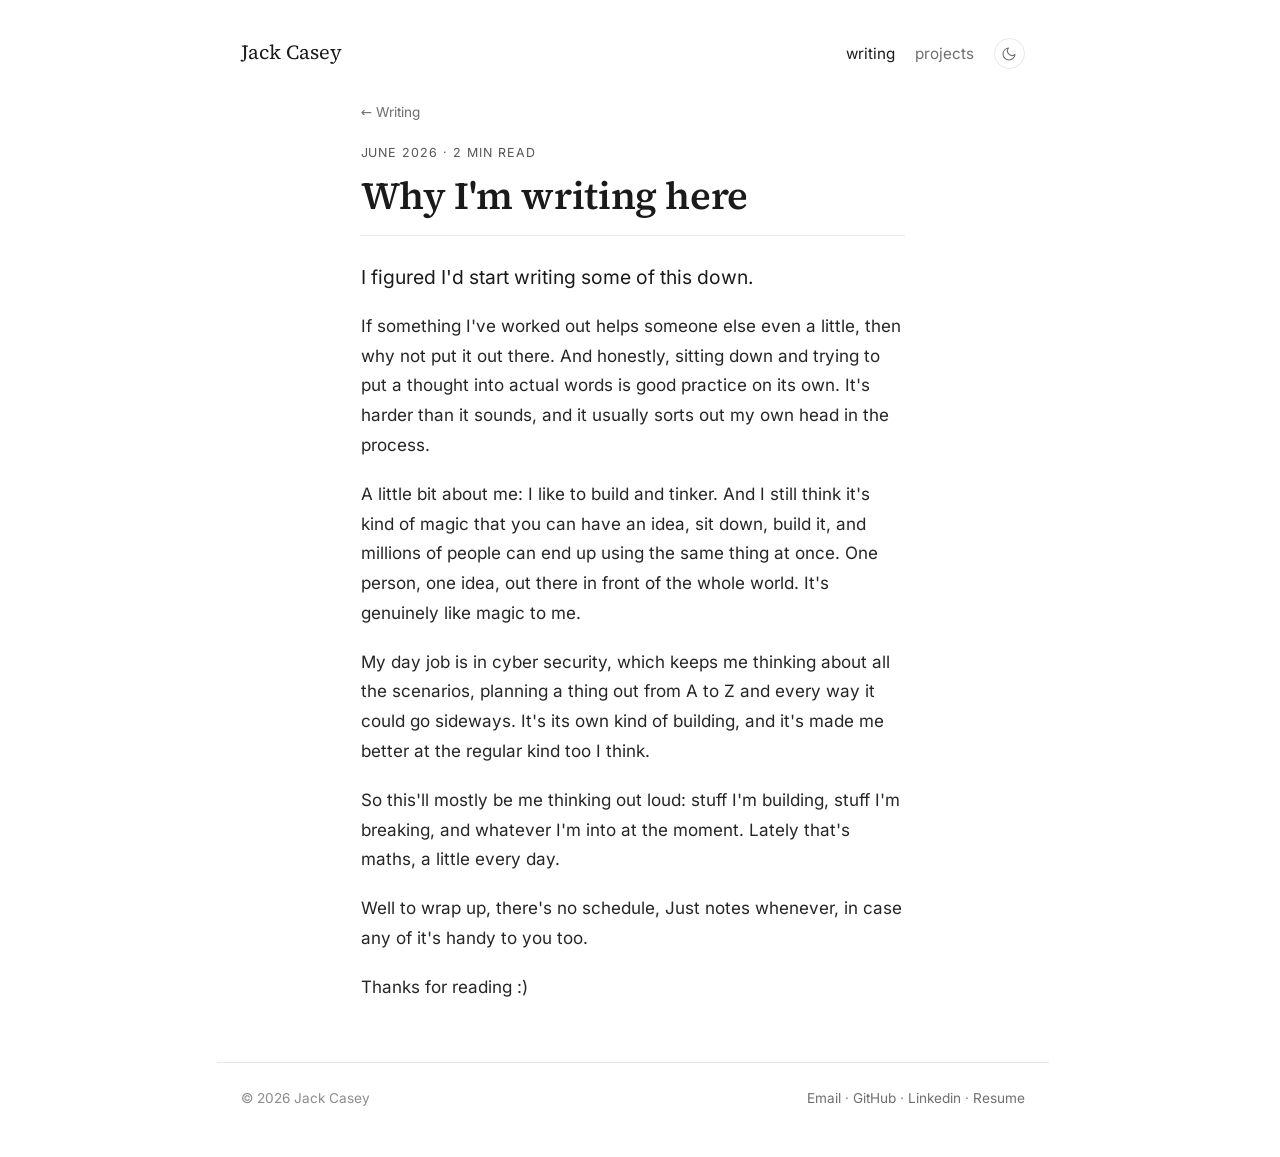
<file: writing/welcome.html>
<!doctype html>
<html lang="en">
<head>
  <meta charset="utf-8">
  <meta name="viewport" content="width=device-width, initial-scale=1">
  <title>Why I'm writing here — Jack Casey</title>
  <meta name="description" content="A short note on why I started this site, and what I hope to write about.">
  <link rel="canonical" href="https://jmtc.dev/writing/welcome.html">
  <meta name="author" content="Jack Casey">
  <meta name="theme-color" content="#faf8f3" media="(prefers-color-scheme: light)">
  <meta name="theme-color" content="#121212" media="(prefers-color-scheme: dark)">
  <meta property="og:type" content="article">
  <meta property="og:site_name" content="Jack Casey">
  <meta property="og:title" content="Why I'm writing here">
  <meta property="og:description" content="A short note on why I started this site, and what I hope to write about.">
  <meta property="og:url" content="https://jmtc.dev/writing/welcome.html">
  <meta property="og:image" content="https://jmtc.dev/assets/og.png">
  <meta property="og:image:width" content="1200">
  <meta property="og:image:height" content="630">
  <meta property="og:image:alt" content="Jack Casey's site, jmtc.dev">
  <meta name="twitter:card" content="summary_large_image">
  <link rel="icon" href="/assets/favicon.svg" type="image/svg+xml">
  <link rel="preload" href="/assets/fonts/source-serif-4-var.woff2" as="font" type="font/woff2" crossorigin>
  <link rel="preload" href="/assets/fonts/inter-var.woff2" as="font" type="font/woff2" crossorigin>
  <link rel="stylesheet" href="/assets/style.css">
  <script src="/assets/theme.js"></script>
  <script type="application/ld+json">
  {
    "@context": "https://schema.org",
    "@type": "BlogPosting",
    "headline": "Why I'm writing here",
    "description": "A short note on why I started this site, and what I hope to write about.",
    "datePublished": "2026-06-30",
    "dateModified": "2026-06-30",
    "author": { "@type": "Person", "name": "Jack Casey", "url": "https://jmtc.dev/" },
    "image": "https://jmtc.dev/assets/og.png",
    "mainEntityOfPage": "https://jmtc.dev/writing/welcome.html"
  }
  </script>
</head>
<body>
  <a class="skip-link" href="#main">Skip to content</a>

  <header class="site-header wrap">
    <a class="brand" href="/">Jack Casey<svg class="squiggle" viewBox="0 0 60 6" fill="none" stroke="currentColor" stroke-width="1.6" stroke-linecap="round" preserveAspectRatio="none" aria-hidden="true"><path pathLength="1" d="M2 4.5 Q 10 2 22 4 T 40 3.5 T 58 4.5"/></svg></a>
    <nav class="site-nav" aria-label="Primary">
      <a href="/writing/" aria-current="page">Writing<svg class="squiggle" viewBox="0 0 60 6" fill="none" stroke="currentColor" stroke-width="1.6" stroke-linecap="round" preserveAspectRatio="none" aria-hidden="true"><path pathLength="1" d="M2 4.5 Q 12 1.5 24 3.5 T 44 3 T 58 4"/></svg></a>
      <a href="/projects/">Projects<svg class="squiggle" viewBox="0 0 60 6" fill="none" stroke="currentColor" stroke-width="1.6" stroke-linecap="round" preserveAspectRatio="none" aria-hidden="true"><path pathLength="1" d="M2 4 Q 14 1.5 26 4 T 46 3 T 58 4.5"/></svg></a>
      <button class="theme-toggle" type="button" data-theme-toggle aria-label="Toggle dark mode" aria-pressed="false">
        <svg class="icon icon-moon" viewBox="0 0 24 24" fill="none" stroke="currentColor" stroke-width="1.6" stroke-linecap="round" stroke-linejoin="round" aria-hidden="true"><path d="M21 12.8A9 9 0 1 1 11.2 3a7 7 0 0 0 9.8 9.8z"/></svg>
        <svg class="icon icon-sun" viewBox="0 0 24 24" fill="none" stroke="currentColor" stroke-width="1.6" stroke-linecap="round" stroke-linejoin="round" aria-hidden="true"><circle cx="12" cy="12" r="4"/><path d="M12 2v2M12 20v2M4.9 4.9l1.4 1.4M17.7 17.7l1.4 1.4M2 12h2M20 12h2M4.9 19.1l1.4-1.4M17.7 6.3l1.4-1.4"/></svg>
      </button>
    </nav>
  </header>

  <main class="wrap" id="main">
    <article class="post fade-in">
      <p class="backlink"><a href="/writing/">← Writing</a></p>
      <p class="post-kicker">June 2026 · 2 min read</p>
      <h1 class="post-title">Why I'm writing here</h1>
      <div class="post-rule"></div>
      <div class="post-body">
        <p class="post-lead">I figured I'd start writing some of this down.</p>
        <p>If something I've worked out helps someone else even a little, then why not put it out there. And honestly, sitting down and trying to put a thought into actual words is good practice on its own. It's harder than it sounds, and it usually sorts out my own head in the process.</p>
        <p>A little bit about me: I like to build and tinker. And I still think it's kind of magic that you can have an idea, sit down, build it, and millions of people can end up using the same thing at once. One person, one idea, out there in front of the whole world. It's genuinely like magic to me.</p>
        <p>My day job is in cyber security, which keeps me thinking about all the scenarios, planning a thing out from A to Z and every way it could go sideways. It's its own kind of building, and it's made me better at the regular kind too I think.</p>
        <p>So this'll mostly be me thinking out loud: stuff I'm building, stuff I'm breaking, and whatever I'm into at the moment. Lately that's maths, a little every day.</p>
        <p>Well to wrap up, there's no schedule, Just notes whenever, in case any of it's handy to you too.</p>
        <p>Thanks for reading :)</p>
      </div>
    </article>
  </main>

  <footer class="site-footer wrap">
    <span>© 2026 Jack Casey</span>
    <span class="footer-links">
      <a href="mailto:jmtcasey@gmail.com">Email<svg class="squiggle" viewBox="0 0 60 6" fill="none" stroke="currentColor" stroke-width="1.4" stroke-linecap="round" preserveAspectRatio="none" aria-hidden="true"><path pathLength="1" d="M2 4.5 Q 12 1.5 24 3.5 T 44 3 T 58 4"/></svg></a> ·
      <a href="https://github.com/JMTC-dev">GitHub<svg class="squiggle" viewBox="0 0 60 6" fill="none" stroke="currentColor" stroke-width="1.4" stroke-linecap="round" preserveAspectRatio="none" aria-hidden="true"><path pathLength="1" d="M2 4 Q 14 1.5 26 4 T 46 3 T 58 4.5"/></svg></a> ·
      <a href="https://www.linkedin.com/in/jmtcasey">Linkedin<svg class="squiggle" viewBox="0 0 60 6" fill="none" stroke="currentColor" stroke-width="1.4" stroke-linecap="round" preserveAspectRatio="none" aria-hidden="true"><path pathLength="1" d="M2 4.5 Q 12 1.5 24 3.5 T 44 3 T 58 4"/></svg></a> ·
      <a href="/assets/jack-casey-resume.pdf">Resume<svg class="squiggle" viewBox="0 0 60 6" fill="none" stroke="currentColor" stroke-width="1.4" stroke-linecap="round" preserveAspectRatio="none" aria-hidden="true"><path pathLength="1" d="M2 4 Q 14 1.5 26 4 T 46 3 T 58 4.5"/></svg></a>
    </span>
  </footer>
</body>
</html>
</file>
<file: assets/style.css>
/* ============================================================
   Personal site — design system
   One stylesheet. No build, no npm. Fonts self-hosted (no external
   requests). Serif headings + sans body. Light + dark.
   ============================================================ */

@font-face {
  font-family: "Source Serif 4 var";
  font-weight: 200 900;
  font-style: normal;
  font-display: swap;
  src: url("/assets/fonts/source-serif-4-var.woff2") format("woff2");
}
@font-face {
  font-family: "Inter var";
  font-weight: 100 900;
  font-style: normal;
  font-display: swap;
  src: url("/assets/fonts/inter-var.woff2") format("woff2");
}

/* ---- Theme tokens ---- */
:root {
  --bg:     #ffffff;
  --ink:    #1a1a1a;
  --body:   #262626;
  --muted:  #565656;
  --nav:    #6f6f6f;
  --faint:  #8c8c8c;
  --line:   #e7e7e7;
  --card:   #f4f4f4;

  --font-serif: "Source Serif 4 var", Georgia, Cambria, "Times New Roman", serif;
  --font-sans:  "Inter var", -apple-system, "Segoe UI", system-ui, Roboto,
                "Helvetica Neue", Arial, sans-serif;

  --measure: 52rem;   /* wide container */
  --text:    34rem;   /* readable line length */
  --pad-x: 1.5rem;
}

@media (prefers-color-scheme: dark) {
  :root:not([data-theme]) {
    --bg:    #121212;
    --ink:   #f2f2f2;
    --body:  #dcdcdc;
    --muted: #a8a8a8;
    --nav:   #9a9a9a;
    --faint: #7c7c7c;
    --line:  #2a2a2a;
    --card:  #1e1e1e;
  }
}
:root[data-theme="dark"] {
  --bg:    #121212;
  --ink:   #f2f2f2;
  --body:  #dcdcdc;
  --muted: #a8a8a8;
  --nav:   #9a9a9a;
  --faint: #7c7c7c;
  --line:  #2a2a2a;
  --card:  #1e1e1e;
}

/* ---- Base ---- */
*, *::before, *::after { box-sizing: border-box; }
/* scrollbar-gutter keeps short pages (home) and scrolling pages (posts)
   aligned — otherwise the scrollbar shifts the whole layout a few px left. */
html { -webkit-text-size-adjust: 100%; scroll-behavior: smooth; scrollbar-gutter: stable; }
body {
  margin: 0;
  min-height: 100vh;
  min-height: 100svh;
  display: flex;
  flex-direction: column;
  background: var(--bg);
  color: var(--body);
  font-family: var(--font-sans);
  font-size: 1.0625rem;      /* 17px */
  line-height: 1.65;
  text-rendering: optimizeLegibility;
  -webkit-font-smoothing: antialiased;
}
/* Header pinned top, footer pinned bottom, content balanced between */
main { flex: 1 0 auto; display: flex; flex-direction: column; justify-content: center; padding-block: 1.5rem; }
/* Content pages (writing, projects, posts) sit at the top, not vertically centered */
main.flow { justify-content: flex-start; padding-top: 0.5rem; }
img { max-width: 100%; height: auto; }
a { color: var(--ink); text-decoration: none; }

/* ---- Layout ---- */
.wrap {
  width: 100%;
  max-width: var(--measure);
  margin-inline: auto;
  padding-inline: var(--pad-x);
}

/* ---- Skip link ---- */
.skip-link {
  position: absolute;
  left: -9999px; top: 0;
  background: var(--ink);
  color: var(--bg);
  padding: 0.5rem 0.875rem;
  border-radius: 6px;
  z-index: 10;
}
.skip-link:focus { left: 0.5rem; top: 0.5rem; }

/* ---- Header ---- */
.site-header {
  display: flex;
  align-items: baseline;
  justify-content: space-between;
  gap: 1rem;
  flex-wrap: wrap;
  padding-top: 2.25rem;
  padding-bottom: 0.5rem;
}
.brand { font-family: var(--font-serif); font-size: 1.25rem; color: var(--ink); }
.brand:hover { color: var(--ink); }

.site-nav {
  display: flex;
  align-items: center;
  gap: 1.25rem;
  flex-wrap: wrap;
  font-size: 0.95rem;
  text-transform: lowercase;
}
.site-nav a { color: var(--nav); }
.site-nav a:hover { color: var(--ink); }
.site-nav a[aria-current="page"] { color: var(--ink); }

/* ---- Sketch underline: a hand-drawn squiggle draws itself in under the
   hovered link, and sits drawn under the nav link for the current page.
   Markup: append <svg class="squiggle">…</svg> inside the link. ---- */
.site-nav a, .brand, .site-footer a { position: relative; }
/* width:100% is required: svg is a replaced element, so left+right alone
   would fall back to its intrinsic 60px width instead of the word's width. */
.squiggle { position: absolute; left: 0; bottom: -5px; width: 100%; height: 6px; overflow: visible; pointer-events: none; }
/* Gap (2) is longer than the path (1) so the endpoint never lands on a dash
   boundary — with round linecaps that boundary renders as a stray dot. */
.squiggle path { stroke-dasharray: 1 2; stroke-dashoffset: 1; }
/* Footer links are small, so their wave sits flatter and quieter. */
.site-footer .squiggle { height: 4px; bottom: -3px; }
.site-nav a:hover .squiggle path,
.brand:hover .squiggle path,
.site-footer a:hover .squiggle path { stroke-dashoffset: 0; }
@media (prefers-reduced-motion: no-preference) {
  .squiggle path { transition: stroke-dashoffset 0.35s ease; }
}

/* ---- Theme toggle ---- */
.theme-toggle {
  display: inline-flex;
  align-items: center;
  justify-content: center;
  width: 1.9rem; height: 1.9rem;
  padding: 0;
  border: 1px solid var(--line);
  border-radius: 999px;
  background: transparent;
  color: var(--nav);
  cursor: pointer;
  position: relative;
}
.theme-toggle:hover { color: var(--ink); border-color: var(--faint); }
/* The two icons sit stacked; toggling swings the old one out and the new one
   in. With reduced motion (or no JS) they simply swap. */
.theme-toggle .icon { width: 1rem; height: 1rem; display: block; position: absolute; inset: 0; margin: auto; }
.theme-toggle .icon-sun  { opacity: 0; transform: rotate(-100deg) scale(0.4); }
:root[data-theme="dark"] .theme-toggle .icon-sun  { opacity: 1; transform: none; }
:root[data-theme="dark"] .theme-toggle .icon-moon { opacity: 0; transform: rotate(100deg) scale(0.4); }
@media (prefers-color-scheme: dark) {
  :root:not([data-theme]) .theme-toggle .icon-sun  { opacity: 1; transform: none; }
  :root:not([data-theme]) .theme-toggle .icon-moon { opacity: 0; transform: rotate(100deg) scale(0.4); }
}
@media (prefers-reduced-motion: no-preference) {
  /* !important so the swing survives the .theme-anim colour-fade override. */
  .theme-toggle .icon {
    transition: transform 0.5s cubic-bezier(0.34, 1.56, 0.64, 1), opacity 0.25s ease !important;
  }
}

/* ---- Typography ---- */
h1, h2, h3 { font-family: var(--font-serif); color: var(--ink); font-weight: 600; line-height: 1.15; }
h1 { font-size: clamp(1.9rem, 4.5vw, 2.4rem); letter-spacing: -0.01em; margin: 0 0 1.1rem; }
h2 { font-size: 1.5rem; margin: 0 0 1rem; }
h3 { font-size: 1.15rem; margin: 1.75rem 0 0.4rem; }

main p { max-width: var(--text); margin: 0 0 1.15rem; }
main a { text-decoration: underline; text-underline-offset: 2px; text-decoration-thickness: 1px; }
main a:hover { text-decoration-thickness: 2px; }

.lede {
  font-size: 1.18rem;
  line-height: 1.55;
  color: var(--muted);
  margin: 0 0 0;
  max-width: 33rem;
}
.muted { color: var(--muted); }

/* ---- Home: centered masthead + two pillars ---- */
.intro { text-align: center; padding: 0.5rem 0 1.9rem; position: relative; }
.intro h1 { margin: 0 0 0.9rem; }
.intro .lede { max-width: 38rem; margin-left: auto; margin-right: auto; }

.pillars {
  display: grid;
  grid-template-columns: 1fr 1fr;
  border-top: 1px solid var(--line);
  padding-top: 1.9rem;
}
.pillar { scroll-margin-top: 1.5rem; }
.pillar:first-child { padding-right: 2.75rem; }
.pillar:last-child { padding-left: 2.75rem; border-left: 1px solid var(--line); }
.pillar h2 { font-size: 1.1rem; margin: 0 0 0.85rem; }

@media (max-width: 40rem) {
  .pillars { grid-template-columns: 1fr; padding-top: 1.5rem; }
  .pillar:first-child { padding-right: 0; padding-bottom: 1.5rem; }
  .pillar:last-child { padding-left: 0; border-left: 0; border-top: 1px solid var(--line); padding-top: 1.5rem; }
}

/* ---- Projects list (home) ---- */
.project-list { list-style: none; padding: 0; margin: 0; max-width: none; }
.project-list li + li { border-top: 1px solid var(--line); }
.project-link { display: block; padding: 0.5rem 0; text-decoration: none; }
.project-row { display: flex; align-items: baseline; gap: 0.4rem; }
.project-name { font-family: var(--font-serif); color: var(--ink); font-size: 1.05rem; }
.project-arrow { color: var(--faint); transition: transform 0.18s ease, color 0.18s ease; }
.project-link:hover .project-name { text-decoration: underline; text-underline-offset: 3px; }
.project-link:hover .project-arrow { transform: translateX(3px); color: var(--ink); }
.project-blurb { display: block; color: var(--muted); font-size: 0.95rem; margin-top: 2px; }

/* Projects index page */
.project-index { width: 100%; max-width: 40rem; margin-inline: auto; }
.project-index .project-list { border-top: 1px solid var(--line); margin-top: 1.5rem; }
.project-index .project-list li:first-child { border-top: 0; }
.project-index .project-link { padding: 0.85rem 0; }

/* ---- Project page ---- */
.project-page { width: 100%; max-width: 44rem; margin-inline: auto; }
/* One uniform width — text fills the column so it lines up with the image and title. */
.project-page .lede,
.project-page p,
.project-page .feature-list { max-width: none; }
.project-meta { display: flex; flex-wrap: wrap; align-items: center; gap: 8px 10px; margin: 0.25rem 0 1.5rem; }
.tag { font-size: 0.78rem; color: var(--muted); background: var(--card); border-radius: 6px; padding: 3px 9px; }
.tag-status { display: inline-flex; align-items: center; gap: 6px; color: #8a6314; background: #f3e7d0; }
.tag-status .dot { width: 6px; height: 6px; border-radius: 50%; background: #c2904a; flex: none; }
:root[data-theme="dark"] .tag-status { color: #d6a85c; background: #322816; }
@media (prefers-color-scheme: dark) {
  :root:not([data-theme]) .tag-status { color: #d6a85c; background: #322816; }
}
.tag-status.is-live { color: #2f6b3f; background: #dcefdf; }
.tag-status.is-live .dot { background: #4c9a5f; }
:root[data-theme="dark"] .tag-status.is-live { color: #82c793; background: #16301c; }
@media (prefers-color-scheme: dark) {
  :root:not([data-theme]) .tag-status.is-live { color: #82c793; background: #16301c; }
}
.project-media {
  display: block; width: 100%; height: auto;
  border: 1px solid var(--line); border-radius: 10px;
  background: var(--card); margin: 0 0 1.5rem;
}
.project-media.placeholder {
  aspect-ratio: 16 / 9;
  display: flex; align-items: center; justify-content: center;
  color: var(--faint); font-size: 0.85rem;
}
.feature-list { list-style: none; padding: 0; margin: 1.25rem 0; max-width: 38rem; }
.feature-list li { position: relative; padding-left: 1.1rem; margin: 0.55rem 0; color: var(--body); }
.feature-list li::before { content: ""; position: absolute; left: 0; top: 0.68em; width: 5px; height: 5px; border-radius: 50%; background: var(--faint); }

/* ---- Content tables + dividers (for pages made with the block builder) ---- */
.post-body table, .project-page table {
  width: 100%; border-collapse: collapse; margin: 1.6rem 0;
  font-size: 0.95rem; line-height: 1.5;
}
.post-body th, .post-body td,
.project-page th, .project-page td {
  padding: 0.55rem 0.8rem; text-align: left; vertical-align: top;
  border-bottom: 1px solid var(--line);
}
.post-body th, .project-page th { font-weight: 600; color: var(--ink); background: var(--card); }
.post-body tr:last-child td, .project-page tr:last-child td { border-bottom: 0; }

.post-body hr, .project-page hr {
  border: 0; height: 1px; width: 6rem; max-width: 40%;
  background: var(--line); margin: 2.2rem auto;
}

/* ---- Gentle entrance ---- */
/* A plain fade-in on load. Deliberately no "hide until fully loaded" reveal and
   no cross-document @view-transition — both flickered on iOS WebKit. */
@media (prefers-reduced-motion: no-preference) {
  .fade-in { animation: fadeUp 0.5s ease both; }
  .site-header { animation: fadeUp 0.5s ease both; }
  @keyframes fadeUp { from { opacity: 0; transform: translateY(8px); } to { opacity: 1; transform: none; } }
}

/* Utility */
.text-center { text-align: center; }
/* Width-capped paragraphs (lede, body text) centre their boxes too. */
.text-center p { margin-inline: auto; }
/* On centred hero pages (404) the lede reads better on one natural line,
   and the action link gets room to breathe. */
.text-center .lede { max-width: none; }
.text-center .muted { margin-top: 1.75rem; }

/* Smooth colour fade when toggling light/dark (only during the toggle itself). */
@media (prefers-reduced-motion: no-preference) {
  html.theme-anim, html.theme-anim *,
  html.theme-anim *::before, html.theme-anim *::after {
    transition: background-color 0.3s ease, color 0.3s ease,
                border-color 0.3s ease, fill 0.3s ease !important;
  }
}

/* ---- Doodles: faint, clickable easter eggs floating above the hero ---- */
.doodles {
  position: absolute; left: 0; right: 0; bottom: 100%; height: 116px;
  pointer-events: none; overflow: visible;
  margin-bottom: 10px;
}
.doodle {
  position: absolute; width: 32px; height: 32px;
  color: var(--ink); opacity: 0.12;
  pointer-events: auto; cursor: pointer;
  transition: opacity 0.3s ease;
}
.doodle svg { width: 100%; height: 100%; display: block; overflow: visible; }
.doodle:hover { opacity: 0.3; }
.doodle.is-playing { opacity: 1; }

/* Two-row scatter, hugging the headline — zig-zags high/low across the width,
   kept low so nothing floats too far above the line. */
.p6  { top: 78px; left: 2.5%; }   /* duck */
.p1  { top: 46px; left: 12.6%; }  /* cube */
.p3  { top: 76px; left: 22.7%; }  /* math */
.p2  { top: 48px; left: 32.8%; }  /* sword */
.p10 { top: 78px; left: 42.9%; }  /* cake */
.p7  { top: 46px; left: 53%; }    /* shield */
.p8  { top: 78px; left: 63.1%; }  /* barbell */
.p9  { top: 48px; left: 73.2%; }  /* cabin */
.p4  { top: 76px; left: 83.3%; }  /* terminal */
.p5  { top: 48px; left: 93.4%; }  /* trees */

/* Hidden on narrower screens where there isn't room above the hero. */
@media (max-width: 64rem) { .doodles { display: none; } }

/* ---- Click effects ---- */
.fx { position: absolute; left: 50%; top: 0; pointer-events: none; }
.fx-eq, .fx-quack, .fx-code, .fx-shout, .fx-cipher, .fx-rep, .fx-bake { white-space: nowrap; }
.fx-eq    { top: -10px; font-family: var(--font-serif); font-size: 13px; color: var(--ink); animation: fx-rise 1.5s ease forwards; }
.fx-code  { top: -13px; background: var(--card); border: 1px solid var(--line); border-radius: 5px; padding: 3px 7px; font-family: ui-monospace, "Consolas", monospace; font-size: 11px; color: var(--ink); animation: fx-rise 1.7s ease forwards; }

/* Duck — "quack!" spoken aloud: serif italic, wobbling, with little sound arcs.
   Sword's "FUS RO DAH!" shares this serif voice, just upright and bolder. */
.fx-quack { top: -16px; font-family: var(--font-serif); font-style: italic; font-weight: 500; font-size: 16px; color: var(--ink); animation: fx-quack 1.4s ease forwards; }
.fx-quack .q-wave { display: inline-block; width: 9px; height: 13px; margin-left: 2px; vertical-align: -1px; color: var(--muted); animation: q-wave 1.4s ease forwards; }
.fx-shout { top: 6px; font-family: var(--font-serif); font-weight: 600; font-size: 15px; letter-spacing: .04em; color: var(--ink); animation: fx-shout 1.4s ease forwards; }

/* Security — ciphertext that decodes (doodles.js scrambles the characters). */
.fx-cipher { top: -12px; font-family: ui-monospace, "Consolas", monospace; font-size: 11px; letter-spacing: .06em; color: var(--ink); animation: fx-rise 1.6s ease forwards; }
/* Workout — a rep counter. */
.fx-rep   { top: -14px; font-family: var(--font-serif); font-weight: 600; font-size: 15px; color: var(--ink); animation: fx-rise 1.2s ease forwards; }
/* Bake Off — the Star Baker accolade. */
.fx-bake  { top: -16px; font-family: var(--font-serif); font-style: italic; font-weight: 600; font-size: 14px; color: var(--ink); animation: fx-bake 1.7s ease forwards; }
.fx-bake .star { color: #e0a92e; font-style: normal; }
/* Cabin — smoke drifting up from the chimney. */
.fx-smoke { top: 2px; left: 64%; }
.fx-smoke i { position: absolute; width: 5px; height: 5px; border-radius: 50%; background: var(--muted); opacity: 0; animation: fx-puff 1.4s ease-out forwards; }
.fx-smoke i:nth-child(1) { animation-delay: 0s; }
.fx-smoke i:nth-child(2) { animation-delay: .25s; }
.fx-smoke i:nth-child(3) { animation-delay: .45s; }
.fx-leaves i { position: absolute; left: 50%; top: 50%; width: 6px; height: 6px; border-radius: 0 60% 0 60%; background: #5e9c54; opacity: 0; animation: fx-leaf 1.5s ease-in forwards; }
.fx-leaves i:nth-child(1){ --lx:-14px; animation-delay: 0s; }
.fx-leaves i:nth-child(2){ --lx:11px;  animation-delay: .12s; }
.fx-leaves i:nth-child(3){ --lx:-4px;  animation-delay: .24s; }
.fx-leaves i:nth-child(4){ --lx:16px;  animation-delay: .36s; }
.fx-leaves i:nth-child(5){ --lx:-12px; animation-delay: .48s; }
.fx-leaves i:nth-child(6){ --lx:4px;   animation-delay: .1s; }
@keyframes fx-rise  { 0%{opacity:0; transform:translate(-50%,4px) scale(.85)} 18%{opacity:1; transform:translate(-50%,-8px) scale(1)} 78%{opacity:1; transform:translate(-50%,-10px)} 100%{opacity:0; transform:translate(-50%,-16px)} }
@keyframes fx-shout { 0%{opacity:0; transform:translate(-50%,0) scale(.6)} 25%{opacity:1; transform:translate(-50%,-6px) scale(1.18)} 60%{opacity:1; transform:translate(-50%,-12px) scale(1)} 100%{opacity:0; transform:translate(-50%,-46px) scale(1)} }
@keyframes fx-leaf  { 0%{opacity:.85; transform:translate(-50%,-2px) rotate(0)} 100%{opacity:0; transform:translate(calc(-50% + var(--lx)), 42px) rotate(200deg)} }
@keyframes fx-quack { 0%{opacity:0; transform:translate(-50%,4px) rotate(0) scale(.8)} 14%{opacity:1; transform:translate(-50%,-6px) rotate(-6deg) scale(1.06)} 34%{transform:translate(-50%,-8px) rotate(5deg)} 54%{transform:translate(-50%,-9px) rotate(-4deg)} 74%{opacity:1; transform:translate(-50%,-11px) rotate(3deg)} 100%{opacity:0; transform:translate(-50%,-16px) rotate(0)} }
@keyframes q-wave   { 0%,28%{opacity:0} 44%{opacity:.85} 100%{opacity:.15} }
@keyframes fx-bake  { 0%{opacity:0; transform:translate(-50%,6px) scale(.5)} 20%{opacity:1; transform:translate(-50%,-6px) scale(1.16)} 36%{transform:translate(-50%,-8px) scale(1)} 76%{opacity:1; transform:translate(-50%,-11px)} 100%{opacity:0; transform:translate(-50%,-18px)} }
@keyframes fx-puff  { 0%{opacity:0; transform:translate(0,0) scale(.4)} 25%{opacity:.5} 100%{opacity:0; transform:translate(5px,-24px) scale(1.7)} }

/* Footer secret: click the copyright, get a little heart (doodles.js). */
.cpy { position: relative; cursor: pointer; }
.fx-heart { position: absolute; left: 50%; top: -4px; pointer-events: none; color: #c8564a; animation: fx-heart 1.25s ease forwards; }
.fx-heart svg { width: 13px; height: 13px; display: block; }
@keyframes fx-heart { 0%{opacity:0; transform:translate(-50%,4px) scale(.5)} 22%{opacity:1; transform:translate(-50%,-9px) scale(1.15)} 65%{opacity:1; transform:translate(-50%,-14px) scale(1)} 100%{opacity:0; transform:translate(-50%,-23px) scale(1)} }

@media (prefers-reduced-motion: no-preference) {
  /* Ambient drift: every doodle floats forever, but each on its own rhythm —
     two float paths (one tips left first, one right) and no two durations the
     same, so the row never moves in lockstep. The second animation is the
     one-time settle after the sketch-in entrance. */
  .doodle            { animation: doodle-float     5.6s ease-in-out       infinite, doodle-settle 2.4s ease; }
  .doodle.d-sword    { animation: doodle-float-alt 6.3s ease-in-out 0.6s  infinite, doodle-settle 2.4s ease; }
  .doodle.d-math     { animation: doodle-float     4.9s ease-in-out 1.2s  infinite, doodle-settle 2.4s ease; }
  .doodle.d-terminal { animation: doodle-float-alt 6.8s ease-in-out 1.8s  infinite, doodle-settle 2.4s ease; }
  .doodle.d-trees    { animation: doodle-float     5.2s ease-in-out 2.4s  infinite, doodle-settle 2.4s ease; }
  .doodle.d-duck     { animation: doodle-float-alt 6.1s ease-in-out 3s    infinite, doodle-settle 2.4s ease; }
  .doodle.d-cake     { animation: doodle-float     4.7s ease-in-out 0.9s  infinite, doodle-settle 2.4s ease; }
  .doodle.d-shield   { animation: doodle-float-alt 6.6s ease-in-out 3.6s  infinite, doodle-settle 2.4s ease; }
  .doodle.d-barbell  { animation: doodle-float     5.9s ease-in-out 4.2s  infinite, doodle-settle 2.4s ease; }
  .doodle.d-cabin    { animation: doodle-float-alt 5.4s ease-in-out 4.8s  infinite, doodle-settle 2.4s ease; }
  /* Every doodle has its own click reaction. doodle-settle stays in every
     list so it is never re-added (a re-added animation restarts — which used
     to snap the opacity mid-fade when a click reaction ended). */
  .doodle.is-active            { animation: doodle-boop 0.5s ease, doodle-settle 2.4s ease; }
  .doodle.d-cube.is-active     { animation: cube-solve 0.9s ease, doodle-settle 2.4s ease; }
  .doodle.d-duck.is-active     { animation: doodle-bob 0.6s ease, doodle-settle 2.4s ease; }
  .doodle.d-sword.is-active    { animation: doodle-swing 0.5s ease, doodle-settle 2.4s ease; }
  .doodle.d-barbell.is-active  { animation: doodle-lift 0.75s ease, doodle-settle 2.4s ease; }
  .doodle.d-cake.is-active     { animation: doodle-rise 0.7s ease, doodle-settle 2.4s ease; }
  .doodle.d-math.is-active     { animation: doodle-scribble 0.6s ease, doodle-settle 2.4s ease; }
  .doodle.d-terminal.is-active { animation: doodle-press 0.5s ease, doodle-settle 2.4s ease; }
  .doodle.d-trees               { transform-origin: 50% 100%; }
  .doodle.d-trees.is-active    { animation: doodle-gust 0.9s ease, doodle-settle 2.4s ease; }
  .doodle.d-shield.is-active   { animation: doodle-block 0.55s ease, doodle-settle 2.4s ease; }
  .doodle.d-cabin.is-active    { animation: doodle-snug 0.7s ease, doodle-settle 2.4s ease; }
  @keyframes doodle-float     { 0%,100%{transform:translateY(0) rotate(0)} 30%{transform:translateY(-5px) rotate(-2deg)} 60%{transform:translateY(-1px) rotate(1.4deg)} }
  @keyframes doodle-float-alt { 0%,100%{transform:translateY(0) rotate(0)} 35%{transform:translateY(-3px) rotate(1.8deg)} 70%{transform:translateY(-6px) rotate(-1.4deg)} }
  @keyframes doodle-boop  { 0%{transform:scale(1) rotate(0)} 30%{transform:scale(1.28) rotate(-8deg)} 60%{transform:scale(.96) rotate(6deg)} 100%{transform:scale(1) rotate(0)} }
  @keyframes doodle-bob   { 0%{transform:translateY(0) rotate(0)} 25%{transform:translateY(-7px) rotate(-7deg)} 50%{transform:translateY(0)} 75%{transform:translateY(-4px) rotate(5deg)} 100%{transform:translateY(0) rotate(0)} }
  @keyframes doodle-swing { 0%{transform:rotate(0)} 30%{transform:rotate(-24deg)} 60%{transform:rotate(13deg)} 100%{transform:rotate(0)} }
  @keyframes cube-solve   { 0%{transform:rotate(0); color:var(--ink)} 18%{color:#e74c3c} 38%{color:#3498db} 58%{color:#2ecc71} 78%{color:#f1c40f} 100%{transform:rotate(360deg); color:var(--ink)} }
  @keyframes doodle-lift  { 0%,100%{transform:translateY(0)} 18%{transform:translateY(-7px)} 36%{transform:translateY(0) scaleY(.94)} 54%{transform:translateY(-7px)} 72%{transform:translateY(0) scaleY(.97)} }
  @keyframes doodle-rise  { 0%{transform:translateY(0) scale(1)} 35%{transform:translateY(-4px) scale(1.13)} 70%{transform:translateY(0) scale(1)} 100%{transform:translateY(0) scale(1)} }
  /* terminal: dips like a pressed Enter key, springs back as the command runs */
  @keyframes doodle-press { 0%,100%{transform:none} 28%{transform:translateY(3px) scale(0.95, 0.88)} 60%{transform:translateY(-1.5px) scale(1.03)} }
  /* math: scribbles like chalk on a board */
  @keyframes doodle-scribble { 0%{transform:rotate(0)} 20%{transform:rotate(-8deg)} 40%{transform:rotate(6deg)} 60%{transform:rotate(-4deg)} 80%{transform:rotate(2deg)} 100%{transform:rotate(0)} }
  /* trees: a gust bends them from the base as the leaves drop */
  @keyframes doodle-gust { 0%{transform:rotate(0)} 25%{transform:rotate(-9deg)} 50%{transform:rotate(6deg)} 72%{transform:rotate(-3deg)} 100%{transform:rotate(0)} }
  /* shield: braces, takes the hit, springs back */
  @keyframes doodle-block { 0%{transform:scale(1)} 25%{transform:scale(0.86)} 55%{transform:scale(1.12)} 80%{transform:scale(0.97)} 100%{transform:scale(1)} }
  /* cabin: settles snugly into the ground as the chimney puffs */
  @keyframes doodle-snug { 0%,100%{transform:scale(1,1)} 30%{transform:translateY(1.5px) scale(1.08,0.9)} 60%{transform:scale(0.98,1.04)} }

  /* ---- Drawn-in entrance: each doodle sketches itself in, left to right.
     pathLength="1" in the markup makes every stroke one unit long, so a single
     dash rule draws them all. Scoped to direct-child svg so click-effect
     sprites (.fx) inside the doodle span are left alone. ---- */
  .doodle > svg path, .doodle > svg circle {
    stroke-dasharray: 1 2; stroke-dashoffset: 1;
    animation: doodle-draw 0.9s ease forwards;
  }
  .p6  > svg path, .p6  > svg circle { animation-delay: 0s;   }
  .p1  > svg path, .p1  > svg circle { animation-delay: .08s; }
  .p3  > svg path, .p3  > svg circle { animation-delay: .16s; }
  .p2  > svg path, .p2  > svg circle { animation-delay: .24s; }
  .p10 > svg path, .p10 > svg circle { animation-delay: .32s; }
  .p7  > svg path, .p7  > svg circle { animation-delay: .4s;  }
  .p8  > svg path, .p8  > svg circle { animation-delay: .48s; }
  .p9  > svg path, .p9  > svg circle { animation-delay: .56s; }
  .p4  > svg path, .p4  > svg circle { animation-delay: .64s; }
  .p5  > svg path, .p5  > svg circle { animation-delay: .72s; }
  /* Filled bits (the duck's eye) can't be stroked in — fade them in after. */
  .doodle > svg [stroke="none"] { animation: doodle-ink 0.5s ease both 0.9s; }
  @keyframes doodle-draw   { to { stroke-dashoffset: 0; } }
  @keyframes doodle-ink    { from { opacity: 0; } }
  @keyframes doodle-settle { 0%, 55% { opacity: 0.4; } 100% { opacity: 0.12; } }
  /* The hero follows the sketch: headline, then lede, then the lists. */
  .intro h1    { animation: fadeUp 0.55s ease backwards 0.35s; }
  .intro .lede { animation: fadeUp 0.55s ease backwards 0.5s; }
  .pillars     { animation: fadeUp 0.55s ease backwards 0.65s; }
}

hr { border: 0; border-top: 1px solid var(--line); margin: 2.5rem 0; }

blockquote {
  max-width: var(--text);
  margin: 1.5rem 0;
  padding-left: 1.1rem;
  border-left: 2px solid var(--line);
  color: var(--muted);
  font-style: italic;
}

ul, ol { max-width: var(--text); padding-left: 1.25rem; margin: 0 0 1.15rem; }
li { margin: 0.3rem 0; }

code {
  font-family: ui-monospace, "Cascadia Code", "Consolas", "SFMono-Regular", monospace;
  font-size: 0.9em;
  background: var(--card);
  padding: 0.1em 0.35em;
  border-radius: 4px;
}

.post-meta { font-size: 0.875rem; color: var(--faint); margin: -0.25rem 0 1.5rem; }
.backlink { font-size: 0.85rem; margin: 0 0 0.25rem; }
.backlink a { color: var(--nav); text-decoration: none; }
.backlink a:hover { color: var(--ink); }

/* ---- Writing list ---- */
.post-list { list-style: none; padding: 0; margin: 0; max-width: none; }
.post-list li {
  display: flex;
  justify-content: space-between;
  align-items: baseline;
  gap: 1rem;
  padding: 0.95rem 0;
  border-top: 1px solid var(--line);
}
.post-list a { font-family: var(--font-serif); color: var(--ink); text-decoration: none; font-size: 1.1rem; }
.post-list a:hover { text-decoration: underline; text-underline-offset: 3px; }
.post-list .date { font-size: 0.85rem; color: var(--faint); white-space: nowrap; }
.post-list.compact li { padding: 0.4rem 0; border-top: 0; }
.post-list.compact li:not(:first-child) { border-top: 1px solid var(--line); }
.post-list.compact a { font-size: 1rem; }

/* Date morph: hovering a list row crossfades the date into the read time.
   Markup: <span class="date swap"><span class="swap-a">Jun 2026</span>
   <span class="swap-b">2 min read</span></span> */
.swap { position: relative; display: inline-block; }
.swap .swap-a, .swap .swap-b { display: inline-block; }
.swap .swap-b { position: absolute; right: 0; top: 0; opacity: 0; transform: translateY(5px); white-space: nowrap; }
li:hover > .swap .swap-a, .entry:hover .swap .swap-a { opacity: 0; transform: translateY(-5px); }
li:hover > .swap .swap-b, .entry:hover .swap .swap-b { opacity: 1; transform: none; }
@media (prefers-reduced-motion: no-preference) {
  .swap .swap-a, .swap .swap-b { transition: opacity 0.22s ease, transform 0.22s ease; }
}

.more-link { margin-top: 0.85rem; font-size: 0.95rem; }
.more-link a { color: var(--nav); text-decoration: none; }
.more-link a:hover { color: var(--ink); text-decoration: underline; text-underline-offset: 3px; }

/* ---- Writing index (list with excerpts) ---- */
.writing-index { width: 100%; max-width: 40rem; margin-inline: auto; }
.entry-list { list-style: none; padding: 0; margin: 1.5rem 0 0; max-width: none; }
.entry-list li { border-top: 1px solid var(--line); }
.entry { display: block; padding: 1rem 0; text-decoration: none; }
.entry-head { display: flex; justify-content: space-between; align-items: baseline; gap: 1rem; }
.entry-title { font-family: var(--font-serif); color: var(--ink); font-size: 1.15rem; }
.entry:hover .entry-title { text-decoration: underline; text-underline-offset: 3px; }
.entry-date { font-size: 0.85rem; color: var(--faint); white-space: nowrap; }
.entry-excerpt { display: block; color: var(--muted); font-size: 0.95rem; margin-top: 4px; line-height: 1.5; }

/* ---- Blog post (editorial) ---- */
.post { width: 100%; max-width: 34rem; margin-inline: auto; }
.post .backlink { margin-bottom: 1.25rem; }
.post-kicker { font-size: 0.78rem; color: var(--muted); text-transform: uppercase; letter-spacing: 0.08em; margin: 0 0 0.6rem; }
.post-title { font-size: clamp(1.9rem, 4.5vw, 2.4rem); line-height: 1.15; margin: 0 0 1.1rem; }
.post-rule { height: 1px; background: var(--line); margin: 0 0 1.6rem; }
.post-body p { font-size: 1.0625rem; line-height: 1.75; margin: 0 0 1.2rem; max-width: none; }
.post-body .post-lead { font-size: 1.2rem; line-height: 1.6; color: var(--ink); }
.post-back { margin: 2.5rem 0 0; padding-top: 1.5rem; border-top: 1px solid var(--line); font-size: 0.9rem; }
.post-back a { color: var(--nav); text-decoration: none; }
.post-back a:hover { color: var(--ink); }

/* Post media + code blocks */
.post-body figure { margin: 1.6rem 0; max-width: none; }
.post-body img,
.post-body video {
  display: block; width: 100%; height: auto;
  border: 1px solid var(--line); border-radius: 10px; background: var(--card);
}
.post-body figcaption { margin-top: 0.5rem; font-size: 0.85rem; color: var(--muted); text-align: center; }
.post-body pre {
  font-family: ui-monospace, "Cascadia Code", "Consolas", "SFMono-Regular", monospace;
  background: var(--card); border: 1px solid var(--line); border-radius: 10px;
  padding: 1rem 1.1rem; margin: 1.5rem 0; max-width: none;
  overflow-x: auto; font-size: 0.92rem; line-height: 1.6;
}
.post-body pre code { background: none; padding: 0; font-size: inherit; border-radius: 0; }

/* highlight.js theme (self-hosted), tuned to the site palette, light + dark */
.hljs { color: var(--body); background: transparent;
  --hl-keyword: #7a4fb0; --hl-string: #3f7d3f; --hl-number: #b5651d;
  --hl-title: #2b6cb0; --hl-attr: #8a6314; --hl-comment: var(--faint);
}
:root[data-theme="dark"] .hljs {
  --hl-keyword: #c4a0ff; --hl-string: #9ece6a; --hl-number: #e0a060;
  --hl-title: #7aa2f7; --hl-attr: #d6a85c;
}
@media (prefers-color-scheme: dark) {
  :root:not([data-theme]) .hljs {
    --hl-keyword: #c4a0ff; --hl-string: #9ece6a; --hl-number: #e0a060;
    --hl-title: #7aa2f7; --hl-attr: #d6a85c;
  }
}
.hljs-comment, .hljs-quote { color: var(--hl-comment); font-style: italic; }
.hljs-keyword, .hljs-built_in, .hljs-literal, .hljs-type,
.hljs-selector-tag, .hljs-doctag { color: var(--hl-keyword); }
.hljs-string, .hljs-regexp, .hljs-meta .hljs-string, .hljs-addition { color: var(--hl-string); }
.hljs-number, .hljs-symbol, .hljs-bullet { color: var(--hl-number); }
.hljs-title, .hljs-title.function_, .hljs-title.class_,
.hljs-section, .hljs-name, .hljs-selector-id, .hljs-selector-class { color: var(--hl-title); }
.hljs-attr, .hljs-attribute, .hljs-property, .hljs-variable,
.hljs-template-variable, .hljs-params, .hljs-meta { color: var(--hl-attr); }
.hljs-emphasis { font-style: italic; }
.hljs-strong { font-weight: 500; }

/* ---- Projects ---- */
.project { padding: 1.4rem 0; border-top: 1px solid var(--line); max-width: none; }
.project:first-of-type { border-top: 0; padding-top: 0; }
.project h3 { margin: 0 0 0.3rem; }
.project p { margin: 0 0 0.45rem; color: var(--body); }
.project .links { font-size: 0.875rem; margin: 0; }
.project .links a { color: var(--nav); }
.project .links a:hover { color: var(--ink); }

/* ---- Contact / link rows ---- */
.linklist { list-style: none; padding: 0; margin: 1.5rem 0 0; max-width: none; }
.linklist li {
  display: flex;
  gap: 1.5rem;
  padding: 0.85rem 0;
  border-top: 1px solid var(--line);
}
.linklist li:last-child { border-bottom: 1px solid var(--line); }
.linklist .label { font-size: 0.85rem; color: var(--faint); min-width: 6rem; }

/* ---- Footer ---- */
.site-footer {
  border-top: 1px solid var(--line);
  padding-top: 1.5rem;
  padding-bottom: 3rem;
  margin-top: 1rem;
  font-size: 0.85rem;
  color: var(--faint);
  display: flex;
  justify-content: space-between;
  flex-wrap: wrap;
  gap: 0.75rem;
}
.site-footer a { color: var(--nav); }
.site-footer a:hover { color: var(--ink); }

/* ---- 404: a lost duck, quietly looking around for the page.
   Clicking it quacks, via doodles.js. ---- */
.lost-duck { display: flex; justify-content: center; margin-top: 2.25rem; }
.lost-duck .doodle { position: relative; width: 32px; height: 32px; opacity: 0.4; }
.lost-duck .doodle:hover { opacity: 0.7; }
.lost-duck .doodle.is-playing { opacity: 1; }
@media (prefers-reduced-motion: no-preference) {
  .lost-duck .doodle { animation: duck-lost 7s ease-in-out infinite; }
  /* No doodle-settle here: it belongs to the homepage entrance. This later
     rule outranks the generic duck click rule, which now carries settle. */
  .lost-duck .doodle.is-active { animation: doodle-bob 0.6s ease; }
  /* Mostly still; tilts one way, pauses, tilts the other, settles. */
  @keyframes duck-lost {
    0%, 12%   { transform: rotate(0); }
    18%, 30%  { transform: rotate(-10deg) translateY(-1px); }
    36%, 58%  { transform: rotate(0); }
    64%, 76%  { transform: rotate(8deg) translateY(-1px); }
    82%, 100% { transform: rotate(0); }
  }
}

/* ---- Small screens ---- */
@media (max-width: 34rem) {
  .site-header { padding-top: 1.75rem; }
  .site-nav { gap: 0.95rem; row-gap: 0.5rem; }
  .lede { font-size: 1.1rem; }
  .home-grid { grid-template-columns: 1fr; gap: 1.25rem; }
}

@media (prefers-reduced-motion: reduce) {
  html { scroll-behavior: auto; }
}
</file>
